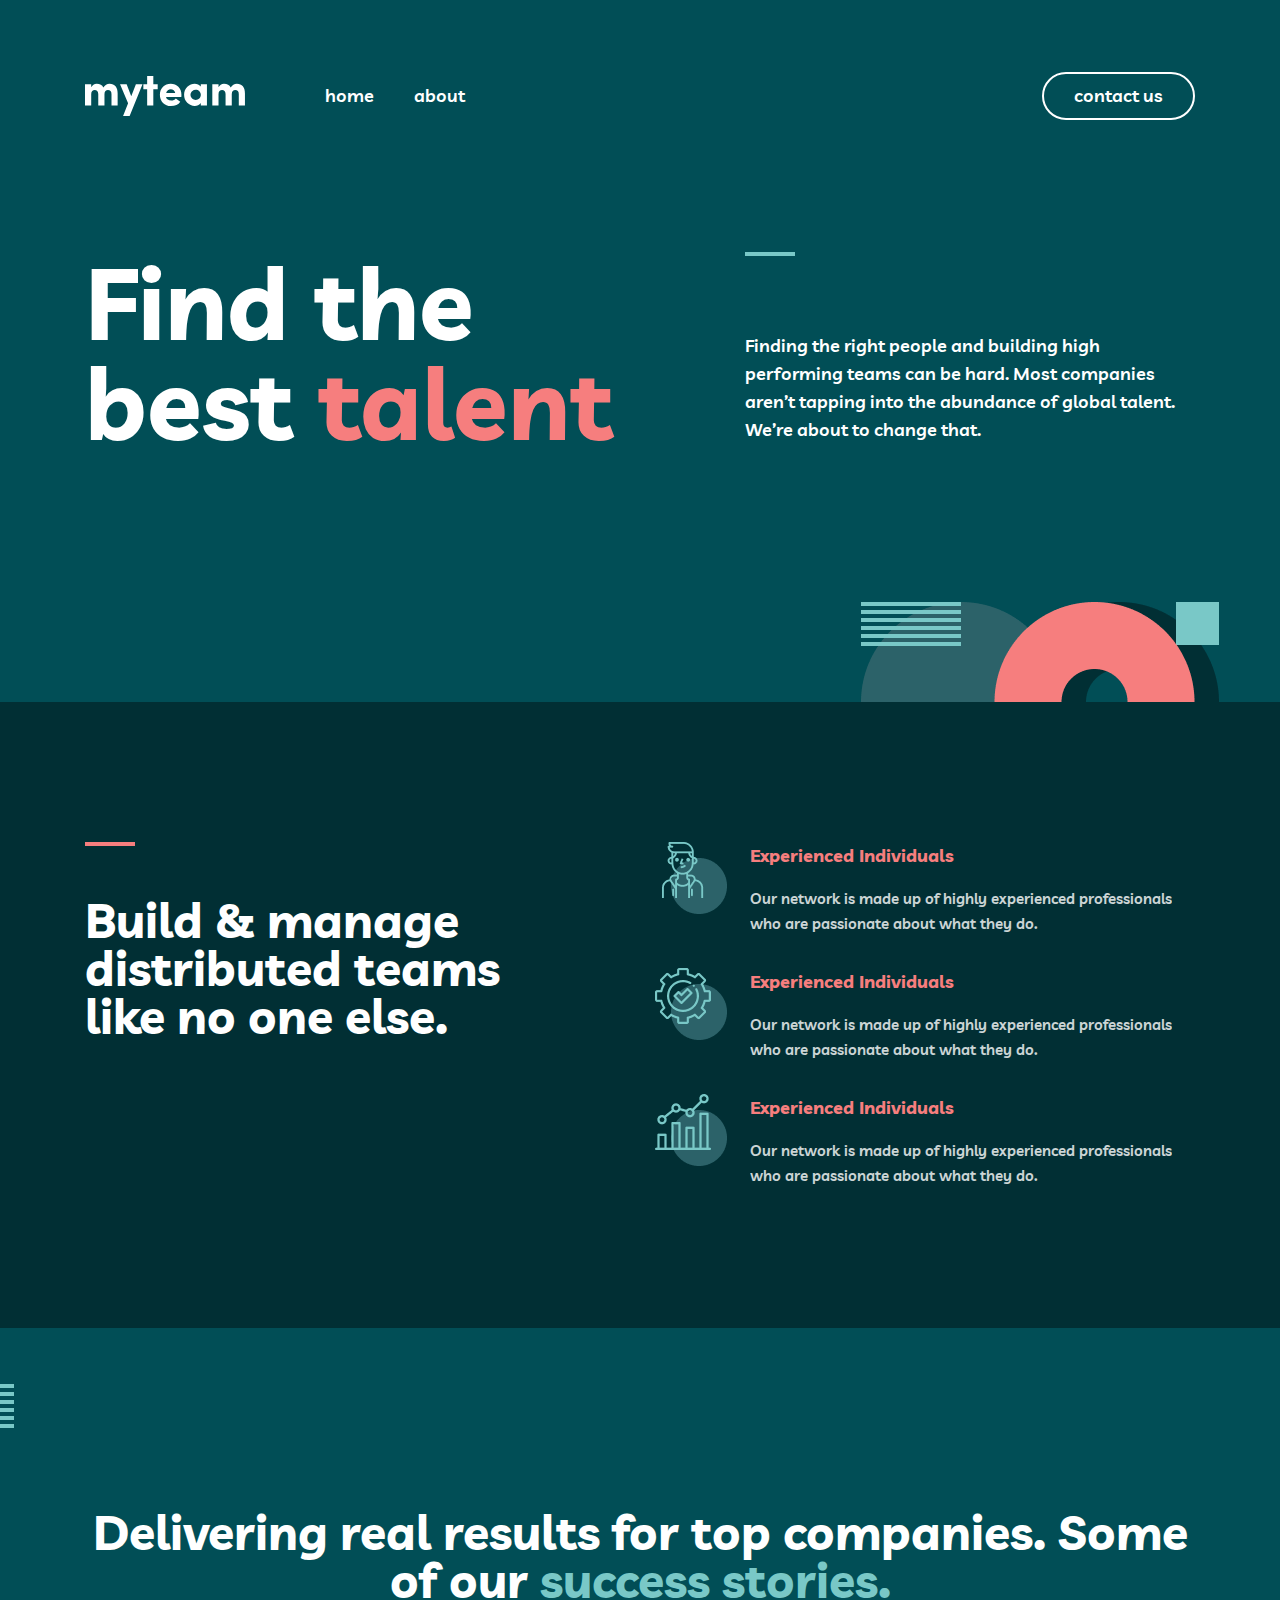
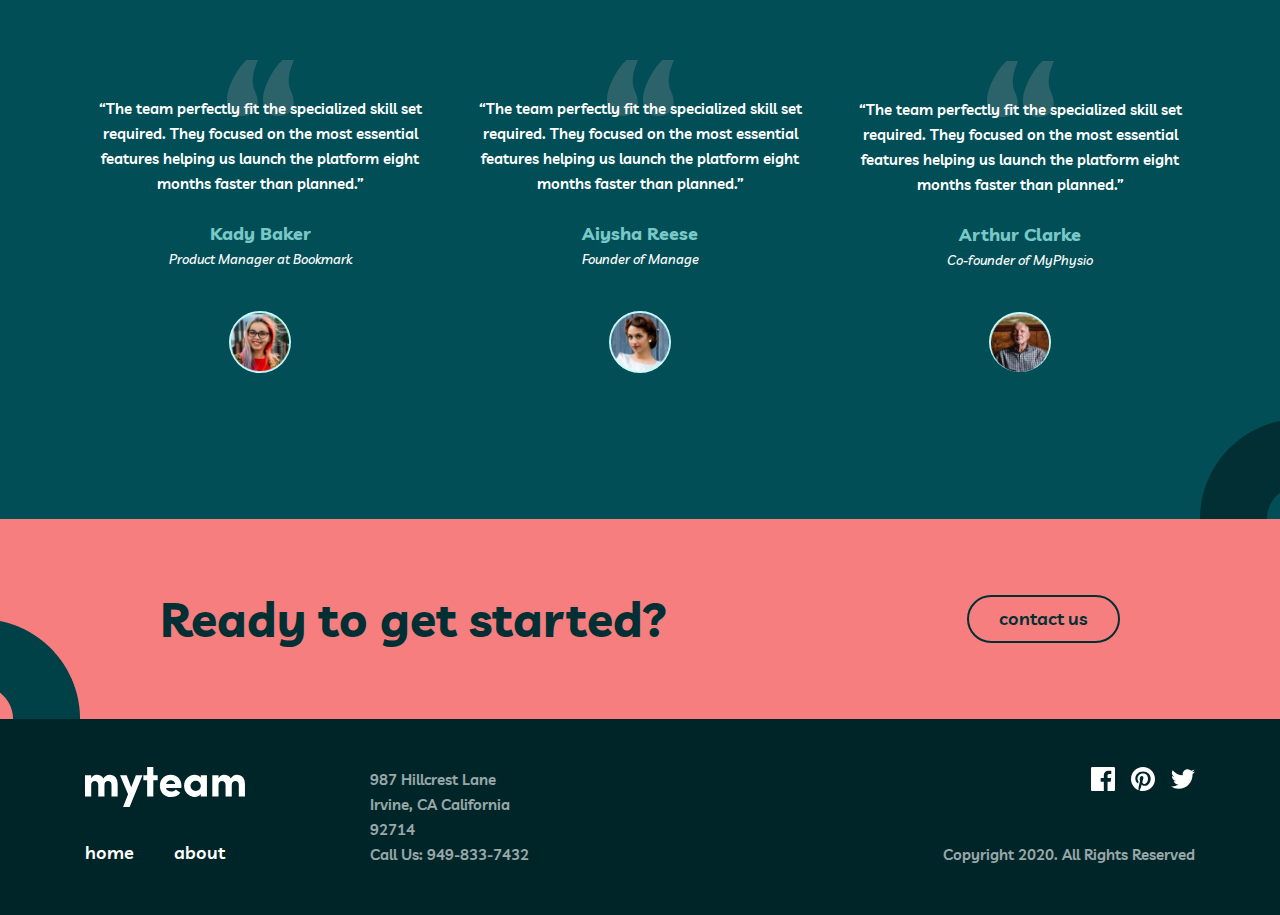
<file: index.html>
<!DOCTYPE html>
<html lang="en">

<head>
  <meta charset="UTF-8">
  <meta name="viewport" content="width=device-width, initial-scale=1.0">
  <title>Document</title>
  <link href="https://fonts.googleapis.com/css2?family=Livvic:wght@500;600;700&display=swap" rel="stylesheet">
  <link rel="stylesheet" href="./css/styles.css">
</head>

<body>
  <!-- HEADER -->
  <header class="header">
    <div class="container header__container">
      <a class="header__logo logo" href="index.html">
        <img class="logo__img" src="./img/logo.svg" alt="myteam logo" width="160" height="40">
      </a>
      <div class="header__nav nav">
        <nav class="nav__inner">
          <ul class="nav__list">
            <li class="nav__item">
              <a class="nav__link" href="#">home</a>
            </li>
            <li class="nav__item">
              <a class="nav__link" href="about.html">about</a>
            </li>
          </ul>
          <a class="nav__contact btn btn--light" href="contact.html">contact us</a>
        </nav>
      </div>
      <button class="header__toggler toggler-btn" type="button" aria-label="toggle menu button">
      </button>
    </div>
  </header>

  <main class="main">

    <!-- INTRO -->
    <section class="intro">
      <div class="container intro__container">
        <h1 class="intro__header">Find the best
          <span class="intro__header-span">talent</span></h1>
        <p class="intro__desc">Finding the right people and building high performing teams can be hard. Most companies
          aren’t tapping into the abundance of global talent. We’re about to change that.</p>
      </div>
    </section>

    <!-- FEATURES -->
    <section class="features">
      <div class="container features__container">
        <h2 class="features__header">Build & manage distributed teams like no one else.</h2>
        <ul class="features__list">
          <li class="features__item feature feature--man">
            <div class="feature__info">
              <h2 class="feature__header">Experienced Individuals</h2>
              <p class="feature__desc">Our network is made up of highly experienced professionals who are passionate
                about
                what they do.</p>
            </div>
          </li>
          <li class="features__item feature feature--easy">
            <div class="feature__info">
              <h2 class="feature__header">Experienced Individuals</h2>
              <p class="feature__desc">Our network is made up of highly experienced professionals who are passionate
                about
                what they do.</p>
            </div>
          </li>
          <li class="features__item feature feature--diagram">
            <div class="feature__info">
              <h2 class="feature__header">Experienced Individuals</h2>
              <p class="feature__desc">Our network is made up of highly experienced professionals who are passionate
                about
                what they do.</p>
            </div>
          </li>
        </ul>
      </div>
    </section>

    <!-- REVIEWS -->
    <section class="reviews">
      <div class="container reviews__container">
        <h2 class="reviews__header">
          Delivering real results for top companies. Some of our
          <span class="reviews__header-span">success stories.</span>
        </h2>
        <ul class="reviews__list">
          <li class="reviews__item">
            <p class="reviews__desc"> “The team perfectly fit the specialized skill set required. They focused on the
              most
              essential features helping us launch the platform eight months faster than planned.”</p>
            <div class="reviews__user">
              <p class="reviews__user-name">Kady Baker</p>
              <p class="reviews__user-job">Product Manager at Bookmark</p>
              <img class="reviews__user-img" src="./img/qizil.jpg" alt="Qizil koylakli xonim" width="62" height="62"
                srcset="./img/qizil.jpg 1x, ./img/qizil@2x.jpg 2x">
            </div>
          </li>
          <li class="reviews__item">
            <p class="reviews__desc"> “The team perfectly fit the specialized skill set required. They focused on the
              most
              essential features helping us launch the platform eight months faster than planned.”</p>
            <div class="reviews__user">
              <p class="reviews__user-name">Aiysha Reese</p>
              <p class="reviews__user-job">Founder of Manage</p>
              <img class="reviews__user-img" src="./img/qiz-oq.jpg" alt="qiz oq koylakli" width="62" height="62"
                srcset="./img/qiz-oq.jpg 1x, ./img/qiz-oq@2x.jpg 2x">
            </div>
          </li>
          <li class="reviews__item">
            <p class="reviews__desc"> “The team perfectly fit the specialized skill set required. They focused on the
              most
              essential features helping us launch the platform eight months faster than planned.”</p>
            <div class="reviews__user">
              <p class="reviews__user-name">Arthur Clarke</p>
              <p class="reviews__user-job">Co-founder of MyPhysio</p>
              <img class="reviews__user-img" src="./img/bobo.jpg" alt="bobo" width="62" height="62"
                srcset="./img/bobo.jpg 1x, ./img/bobo@2x.jpg 2x">
            </div>
          </li>
        </ul>
      </div>
    </section>
    <!-- START -->
    <section class="start">
      <div class="container start__container">
        <h1 class="start__header">Ready to get started?</h1>
        <a href="#" class="btn btn--dark">contact us</a>
      </div>
    </section>
  </main>
  <footer class="footer">
    <div class="container footer__container">
      <div class="footer__about">
        <nav class="footer__nav">
          <a class="footer__logo logo" href="index.html">
            <img class="logo__img" src="./img/logo.svg" alt="myteam logo" width="160" height="40">
          </a>
          <ul class="footer__nav-list">
            <li class="footer__nav-item">
              <a class="footer__nav-link" href="#">home</a>
            </li>
            <li class="footer__nav-item">
              <a class="footer__nav-link" href="#">about</a>
            </li>
          </ul>
        </nav>
        <div class="footer__center">
          <address class="footer__address">987 Hillcrest Lane Irvine, CA California 92714</address>
          <p class="footer__tel">Call Us:
            <a class="phone-link" href="tel:+9498337432">949-833-7432
            </a>
          </p>
        </div>
      </div>
      <div class="footer__connect">
        <ul class="footer__socials-list">
          <li class="footer__socials-item ">
            <a class="footer__socials-link" href="#">
              <svg width="24" height="24" viewBox="0 0 24 24" fill="none" xmlns="http://www.w3.org/2000/svg">
                <path class="path"
                  d="M22.675 0H1.325C.593 0 0 .593 0 1.325v21.351C0 23.407.593 24 1.325 24H12.82v-9.294H9.692v-3.622h3.128V8.413c0-3.1 1.893-4.788 4.659-4.788 1.325 0 2.463.099 2.795.143v3.24l-1.918.001c-1.504 0-1.795.715-1.795 1.763v2.313h3.587l-.467 3.622h-3.12V24h6.116c.73 0 1.323-.593 1.323-1.325V1.325C24 .593 23.407 0 22.675 0z"
                  fill="#fff" />
              </svg>
            </a>
          </li>
          <li class="footer__socials-item ">
            <a class="footer__socials-link" href="#">
              <svg width="24" height="24" viewBox="0 0 24 24" fill="none" xmlns="http://www.w3.org/2000/svg">
                <path class="path"
                  d="M12 0C5.373 0 0 5.372 0 12c0 5.084 3.163 9.426 7.627 11.174-.105-.949-.2-2.405.042-3.441.218-.937 1.407-5.965 1.407-5.965s-.359-.719-.359-1.782c0-1.668.967-2.914 2.171-2.914 1.023 0 1.518.769 1.518 1.69 0 1.029-.655 2.568-.994 3.995-.283 1.194.599 2.169 1.777 2.169 2.133 0 3.772-2.249 3.772-5.495 0-2.873-2.064-4.882-5.012-4.882-3.414 0-5.418 2.561-5.418 5.207 0 1.031.397 2.138.893 2.738a.36.36 0 01.083.345l-.333 1.36c-.053.22-.174.267-.402.161-1.499-.698-2.436-2.889-2.436-4.649 0-3.785 2.75-7.262 7.929-7.262 4.163 0 7.398 2.967 7.398 6.931 0 4.136-2.607 7.464-6.227 7.464-1.216 0-2.359-.631-2.75-1.378l-.748 2.853c-.271 1.043-1.002 2.35-1.492 3.146C9.57 23.812 10.763 24 12 24c6.627 0 12-5.373 12-12 0-6.628-5.373-12-12-12z"
                  fill="#fff" />
              </svg>
            </a>
          </li>
          <li class="footer__socials-item ">
            <a class="footer__socials-link" href="#">
              <svg width="24" height="20" viewBox="0 0 24 20" fill="none" xmlns="http://www.w3.org/2000/svg">
                <path class="path"
                  d="M24 2.557a9.83 9.83 0 01-2.828.775A4.932 4.932 0 0023.337.608a9.864 9.864 0 01-3.127 1.195A4.916 4.916 0 0016.616.248c-3.179 0-5.515 2.966-4.797 6.045A13.978 13.978 0 011.671 1.149a4.93 4.93 0 001.523 6.574 4.903 4.903 0 01-2.229-.616c-.054 2.281 1.581 4.415 3.949 4.89a4.935 4.935 0 01-2.224.084 4.928 4.928 0 004.6 3.419A9.9 9.9 0 010 17.54a13.94 13.94 0 007.548 2.212c9.142 0 14.307-7.721 13.995-14.646A10.025 10.025 0 0024 2.557z"
                  fill="#fff" />
              </svg>
            </a>
          </li>
        </ul>
        <p class="copy">Copyright 2020. All Rights Reserved</p>
      </div>
    </div>
  </footer>

  <script>
    var header = document.querySelector('.header');
    var btn = document.querySelector('.toggler-btn');
    btn.addEventListener('click', () => {
      header.classList.toggle('header--open');
    });
  </script>
</body>

</html>
</file>
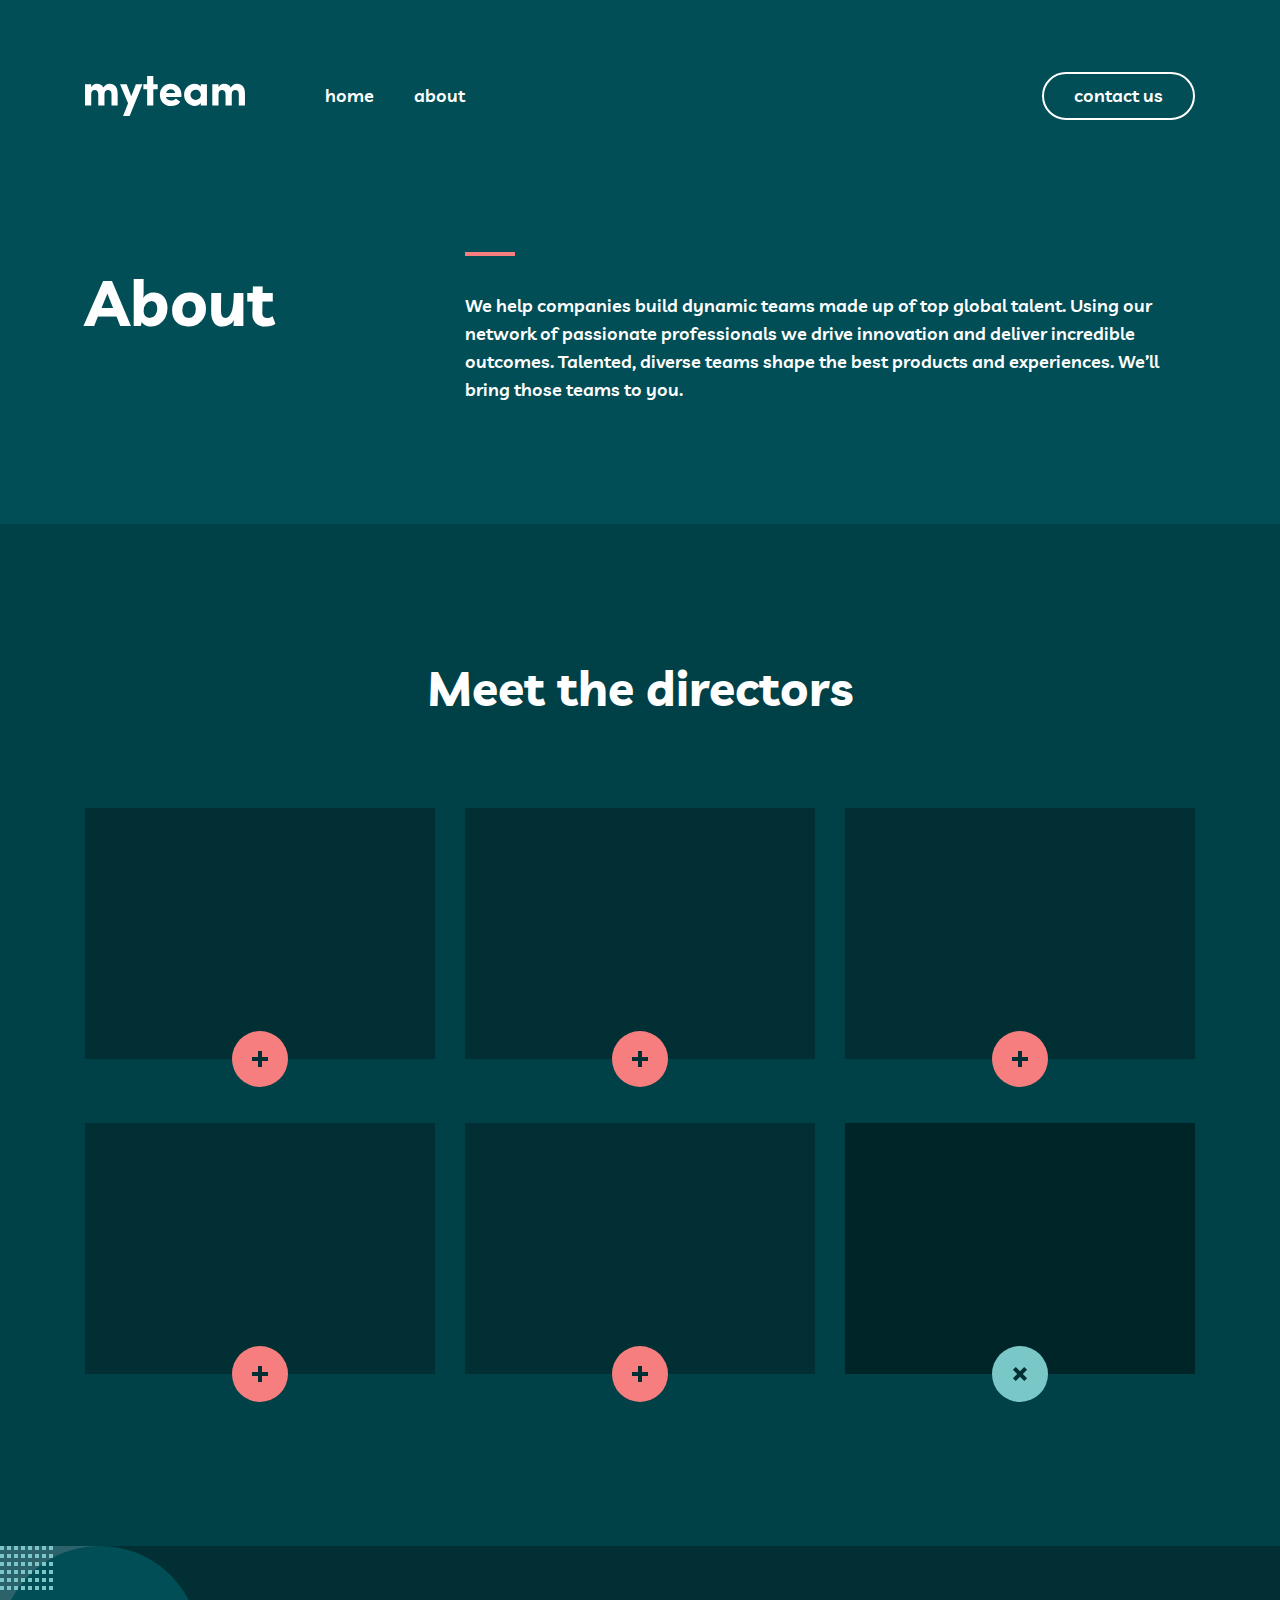
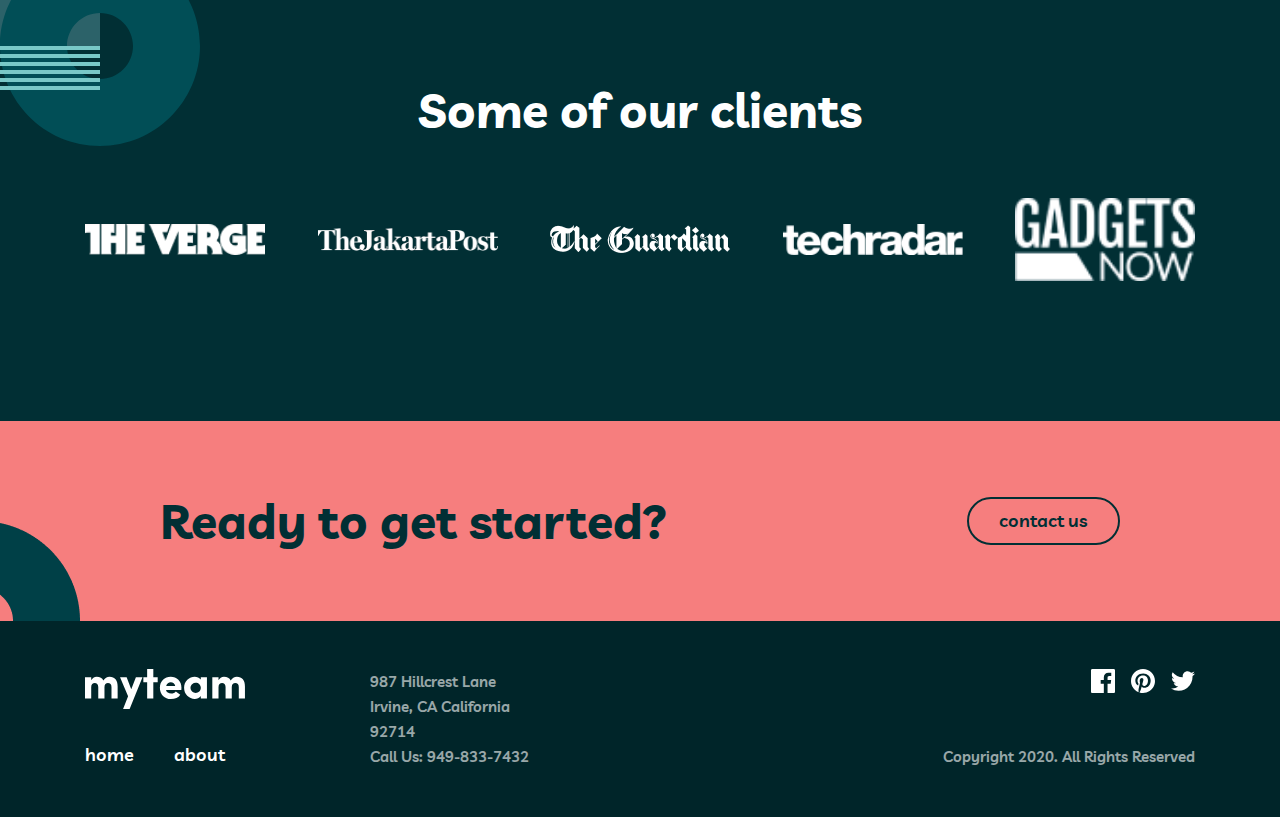
<file: about.html>
<!DOCTYPE html>
<html lang="en">

<head>
  <meta charset="UTF-8">
  <meta name="viewport" content="width=device-width, initial-scale=1.0">
  <title>Document</title>
  <link href="https://fonts.googleapis.com/css2?family=Livvic:wght@500;600;700&display=swap" rel="stylesheet">
  <link rel="stylesheet" href="./css/styles.css">
</head>

<body class="about">
  <!-- HEADER -->
  <header class="header">
    <div class="container header__container">
      <a class="header__logo logo" href="index.html">
        <img class="logo__img" src="./img/logo.svg" alt="myteam logo" width="160" height="40">
      </a>
      <div class="header__nav nav">
        <nav class="nav__inner">
          <ul class="nav__list">
            <li class="nav__item">
              <a class="nav__link" href="index.html">home</a>
            </li>
            <li class="nav__item">
              <a class="nav__link" href="#">about</a>
            </li>
          </ul>
          <a class="nav__contact btn btn--light" href="contact.html">contact us</a>
        </nav>
      </div>
      <button class="header__toggler toggler-btn" type="button" aria-label="toggle menu button">
      </button>
    </div>
  </header>

  <main class="main">

    <!-- INTRO -->
    <section class="about-intro">
      <div class="container about-intro__container">
        <h1 class="about-intro__header">About</h1>
        <p class="about-intro__desc">We help companies build dynamic teams made up of top global talent. Using our
          network of passionate professionals we drive innovation and deliver incredible outcomes. Talented, diverse
          teams shape the best products and experiences. We’ll bring those teams to you.</p>
      </div>
    </section>


    <!-- DIRECTORS -->
    <section class="directors">
      <div class="container">
        <h2 class="directors__header">Meet the directors</h2>
        <ul class="directors__list">
          <li class="directors__item">
            <div class="directors__item-user">
              <img class="directors__item-img" src="./img/qiz-oval.jpg" alt="qiz rasm" width="96" height="96"
                srcset="./img/qiz-oval.jpg 1x,./img/qiz-oval@2x.jpg 2x">
              <p class="directors__item-name">Nikita Marks</p>
              <p class="directors__item-job">Founder & CEO</p>
            </div>
            <div class="directors__item-details">
              <p class="directors__item-name">Nikita Marks</p>
              <p class="directors__item-desc">“Empowered teams create truly amazing products. Set the north star and
                let them follow it.”</p>
              <div class="directors__item-socials">
                <a href="#" target="_blank" class="directors__item-socials-link">
                  <svg width="24" height="24" viewBox="0 0 24 24" fill="none" xmlns="http://www.w3.org/2000/svg">
                    <path class="path"
                      d="M22.675 0H1.325C.593 0 0 .593 0 1.325v21.351C0 23.407.593 24 1.325 24H12.82v-9.294H9.692v-3.622h3.128V8.413c0-3.1 1.893-4.788 4.659-4.788 1.325 0 2.463.099 2.795.143v3.24l-1.918.001c-1.504 0-1.795.715-1.795 1.763v2.313h3.587l-.467 3.622h-3.12V24h6.116c.73 0 1.323-.593 1.323-1.325V1.325C24 .593 23.407 0 22.675 0z"
                      fill="#fff" />
                  </svg>
                </a>
                <a href="#" target="_blank" class="directors__item-socials-link">
                  <svg width="24" height="24" viewBox="0 0 24 24" fill="none" xmlns="http://www.w3.org/2000/svg">
                    <path class="path"
                      d="M12 0C5.373 0 0 5.372 0 12c0 5.084 3.163 9.426 7.627 11.174-.105-.949-.2-2.405.042-3.441.218-.937 1.407-5.965 1.407-5.965s-.359-.719-.359-1.782c0-1.668.967-2.914 2.171-2.914 1.023 0 1.518.769 1.518 1.69 0 1.029-.655 2.568-.994 3.995-.283 1.194.599 2.169 1.777 2.169 2.133 0 3.772-2.249 3.772-5.495 0-2.873-2.064-4.882-5.012-4.882-3.414 0-5.418 2.561-5.418 5.207 0 1.031.397 2.138.893 2.738a.36.36 0 01.083.345l-.333 1.36c-.053.22-.174.267-.402.161-1.499-.698-2.436-2.889-2.436-4.649 0-3.785 2.75-7.262 7.929-7.262 4.163 0 7.398 2.967 7.398 6.931 0 4.136-2.607 7.464-6.227 7.464-1.216 0-2.359-.631-2.75-1.378l-.748 2.853c-.271 1.043-1.002 2.35-1.492 3.146C9.57 23.812 10.763 24 12 24c6.627 0 12-5.373 12-12 0-6.628-5.373-12-12-12z"
                      fill="#fff" />
                  </svg>
                </a>
              </div>
            </div>
            <button class="more-btn" type="button" aria-label="more button"></button>
          </li>
          <li class="directors__item">
            <div class="directors__item-user">
              <img class="directors__item-img" src="./img/achki-oval.jpg" alt="qiz rasm" width="96" height="96"
                srcset="./img/achki-oval.jpg 1x,./img/achki-oval@2x.jpg 2x">
              <p class="directors__item-name">Cristian Duncan</p>
              <p class="directors__item-job">Co-founder & COO</p>
            </div>
            <div class="directors__item-details">
              <p class="directors__item-name">Cristian Duncan</p>
              <p class="directors__item-desc">“Empowered teams create truly amazing products. Set the north star and
                let them follow it.”</p>
              <div class="directors__item-socials">
                <a href="#" target="_blank" class="directors__item-socials-link">
                  <svg width="24" height="24" viewBox="0 0 24 24" fill="none" xmlns="http://www.w3.org/2000/svg">
                    <path class="path"
                      d="M22.675 0H1.325C.593 0 0 .593 0 1.325v21.351C0 23.407.593 24 1.325 24H12.82v-9.294H9.692v-3.622h3.128V8.413c0-3.1 1.893-4.788 4.659-4.788 1.325 0 2.463.099 2.795.143v3.24l-1.918.001c-1.504 0-1.795.715-1.795 1.763v2.313h3.587l-.467 3.622h-3.12V24h6.116c.73 0 1.323-.593 1.323-1.325V1.325C24 .593 23.407 0 22.675 0z"
                      fill="#fff" />
                  </svg>
                </a>
                <a href="#" target="_blank" class="directors__item-socials-link">
                  <svg width="24" height="24" viewBox="0 0 24 24" fill="none" xmlns="http://www.w3.org/2000/svg">
                    <path class="path"
                      d="M12 0C5.373 0 0 5.372 0 12c0 5.084 3.163 9.426 7.627 11.174-.105-.949-.2-2.405.042-3.441.218-.937 1.407-5.965 1.407-5.965s-.359-.719-.359-1.782c0-1.668.967-2.914 2.171-2.914 1.023 0 1.518.769 1.518 1.69 0 1.029-.655 2.568-.994 3.995-.283 1.194.599 2.169 1.777 2.169 2.133 0 3.772-2.249 3.772-5.495 0-2.873-2.064-4.882-5.012-4.882-3.414 0-5.418 2.561-5.418 5.207 0 1.031.397 2.138.893 2.738a.36.36 0 01.083.345l-.333 1.36c-.053.22-.174.267-.402.161-1.499-.698-2.436-2.889-2.436-4.649 0-3.785 2.75-7.262 7.929-7.262 4.163 0 7.398 2.967 7.398 6.931 0 4.136-2.607 7.464-6.227 7.464-1.216 0-2.359-.631-2.75-1.378l-.748 2.853c-.271 1.043-1.002 2.35-1.492 3.146C9.57 23.812 10.763 24 12 24c6.627 0 12-5.373 12-12 0-6.628-5.373-12-12-12z"
                      fill="#fff" />
                  </svg>
                </a>
              </div>
            </div>
            <button class="more-btn" type="button" aria-label="more button"></button>
          </li>
          <li class="directors__item">
            <div class="directors__item-user">
              <img class="directors__item-img" src="./img/qora-oval.jpg" alt="qiz rasm" width="96" height="96"
                srcset="./img/qora-oval.jpg 1x,./img/qora-oval@2x.jpg 2x">
              <p class="directors__item-name">Cruz Hamer</p>
              <p class="directors__item-job">Co-founder & CTO</p>
            </div>
            <div class="directors__item-details">
              <p class="directors__item-name">Cruz Hamer</p>
              <p class="directors__item-desc">“Empowered teams create truly amazing products. Set the north star and
                let them follow it.”</p>
              <div class="directors__item-socials">
                <a href="#" target="_blank" class="directors__item-socials-link">
                  <svg width="24" height="24" viewBox="0 0 24 24" fill="none" xmlns="http://www.w3.org/2000/svg">
                    <path class="path"
                      d="M22.675 0H1.325C.593 0 0 .593 0 1.325v21.351C0 23.407.593 24 1.325 24H12.82v-9.294H9.692v-3.622h3.128V8.413c0-3.1 1.893-4.788 4.659-4.788 1.325 0 2.463.099 2.795.143v3.24l-1.918.001c-1.504 0-1.795.715-1.795 1.763v2.313h3.587l-.467 3.622h-3.12V24h6.116c.73 0 1.323-.593 1.323-1.325V1.325C24 .593 23.407 0 22.675 0z"
                      fill="#fff" />
                  </svg>
                </a>
                <a href="#" target="_blank" class="directors__item-socials-link">
                  <svg width="24" height="24" viewBox="0 0 24 24" fill="none" xmlns="http://www.w3.org/2000/svg">
                    <path class="path"
                      d="M12 0C5.373 0 0 5.372 0 12c0 5.084 3.163 9.426 7.627 11.174-.105-.949-.2-2.405.042-3.441.218-.937 1.407-5.965 1.407-5.965s-.359-.719-.359-1.782c0-1.668.967-2.914 2.171-2.914 1.023 0 1.518.769 1.518 1.69 0 1.029-.655 2.568-.994 3.995-.283 1.194.599 2.169 1.777 2.169 2.133 0 3.772-2.249 3.772-5.495 0-2.873-2.064-4.882-5.012-4.882-3.414 0-5.418 2.561-5.418 5.207 0 1.031.397 2.138.893 2.738a.36.36 0 01.083.345l-.333 1.36c-.053.22-.174.267-.402.161-1.499-.698-2.436-2.889-2.436-4.649 0-3.785 2.75-7.262 7.929-7.262 4.163 0 7.398 2.967 7.398 6.931 0 4.136-2.607 7.464-6.227 7.464-1.216 0-2.359-.631-2.75-1.378l-.748 2.853c-.271 1.043-1.002 2.35-1.492 3.146C9.57 23.812 10.763 24 12 24c6.627 0 12-5.373 12-12 0-6.628-5.373-12-12-12z"
                      fill="#fff" />
                  </svg>
                </a>
              </div>
            </div>
            <button class="more-btn" type="button" aria-label="more button"></button>
          </li>
          <li class="directors__item">
            <div class="directors__item-user">
              <img class="directors__item-img" src="./img/bog-oval.jpg" alt="qiz rasm" width="96" height="96"
                srcset="./img/bog-oval.jpg 1x,./img/bog-oval@2x.jpg 2x">
              <p class="directors__item-name">Drake Heatons</p>
              <p class="directors__item-job">Business Development Lead</p>
            </div>
            <div class="directors__item-details">
              <p class="directors__item-name">Drake Heatons</p>
              <p class="directors__item-desc">“Empowered teams create truly amazing products. Set the north star and
                let them follow it.”</p>
              <div class="directors__item-socials">
                <a href="#" target="_blank" class="directors__item-socials-link">
                  <svg width="24" height="24" viewBox="0 0 24 24" fill="none" xmlns="http://www.w3.org/2000/svg">
                    <path class="path"
                      d="M22.675 0H1.325C.593 0 0 .593 0 1.325v21.351C0 23.407.593 24 1.325 24H12.82v-9.294H9.692v-3.622h3.128V8.413c0-3.1 1.893-4.788 4.659-4.788 1.325 0 2.463.099 2.795.143v3.24l-1.918.001c-1.504 0-1.795.715-1.795 1.763v2.313h3.587l-.467 3.622h-3.12V24h6.116c.73 0 1.323-.593 1.323-1.325V1.325C24 .593 23.407 0 22.675 0z"
                      fill="#fff" />
                  </svg>
                </a>
                <a href="#" target="_blank" class="directors__item-socials-link">
                  <svg width="24" height="24" viewBox="0 0 24 24" fill="none" xmlns="http://www.w3.org/2000/svg">
                    <path class="path"
                      d="M12 0C5.373 0 0 5.372 0 12c0 5.084 3.163 9.426 7.627 11.174-.105-.949-.2-2.405.042-3.441.218-.937 1.407-5.965 1.407-5.965s-.359-.719-.359-1.782c0-1.668.967-2.914 2.171-2.914 1.023 0 1.518.769 1.518 1.69 0 1.029-.655 2.568-.994 3.995-.283 1.194.599 2.169 1.777 2.169 2.133 0 3.772-2.249 3.772-5.495 0-2.873-2.064-4.882-5.012-4.882-3.414 0-5.418 2.561-5.418 5.207 0 1.031.397 2.138.893 2.738a.36.36 0 01.083.345l-.333 1.36c-.053.22-.174.267-.402.161-1.499-.698-2.436-2.889-2.436-4.649 0-3.785 2.75-7.262 7.929-7.262 4.163 0 7.398 2.967 7.398 6.931 0 4.136-2.607 7.464-6.227 7.464-1.216 0-2.359-.631-2.75-1.378l-.748 2.853c-.271 1.043-1.002 2.35-1.492 3.146C9.57 23.812 10.763 24 12 24c6.627 0 12-5.373 12-12 0-6.628-5.373-12-12-12z"
                      fill="#fff" />
                  </svg>
                </a>
              </div>
            </div class="more-btn" type="button" aria-label="more button">
            <button class="more-btn" type="button" aria-label="more button"></button>
          </li>
          <li class="directors__item">
            <div class="directors__item-user">
              <img class="directors__item-img" src="./img/oddiy-achki.jpg" alt="qiz rasm" width="96" height="96"
                srcset="./img/oddiy-achki.jpg 1x,./img/oddiy-achki@2x.jpg 2x">
              <p class="directors__item-name">Griffin Wise</p>
              <p class="directors__item-job">Lead Marketing</p>
            </div>
            <div class="directors__item-details">
              <p class="directors__item-name">Griffin Wise</p>
              <p class="directors__item-desc">“Empowered teams create truly amazing products. Set the north star and
                let them follow it.”</p>
              <div class="directors__item-socials">
                <a href="#" target="_blank" class="directors__item-socials-link">
                  <svg width="24" height="24" viewBox="0 0 24 24" fill="none" xmlns="http://www.w3.org/2000/svg">
                    <path class="path"
                      d="M22.675 0H1.325C.593 0 0 .593 0 1.325v21.351C0 23.407.593 24 1.325 24H12.82v-9.294H9.692v-3.622h3.128V8.413c0-3.1 1.893-4.788 4.659-4.788 1.325 0 2.463.099 2.795.143v3.24l-1.918.001c-1.504 0-1.795.715-1.795 1.763v2.313h3.587l-.467 3.622h-3.12V24h6.116c.73 0 1.323-.593 1.323-1.325V1.325C24 .593 23.407 0 22.675 0z"
                      fill="#fff" />
                  </svg>
                </a>
                <a href="#" target="_blank" class="directors__item-socials-link">
                  <svg width="24" height="24" viewBox="0 0 24 24" fill="none" xmlns="http://www.w3.org/2000/svg">
                    <path class="path"
                      d="M12 0C5.373 0 0 5.372 0 12c0 5.084 3.163 9.426 7.627 11.174-.105-.949-.2-2.405.042-3.441.218-.937 1.407-5.965 1.407-5.965s-.359-.719-.359-1.782c0-1.668.967-2.914 2.171-2.914 1.023 0 1.518.769 1.518 1.69 0 1.029-.655 2.568-.994 3.995-.283 1.194.599 2.169 1.777 2.169 2.133 0 3.772-2.249 3.772-5.495 0-2.873-2.064-4.882-5.012-4.882-3.414 0-5.418 2.561-5.418 5.207 0 1.031.397 2.138.893 2.738a.36.36 0 01.083.345l-.333 1.36c-.053.22-.174.267-.402.161-1.499-.698-2.436-2.889-2.436-4.649 0-3.785 2.75-7.262 7.929-7.262 4.163 0 7.398 2.967 7.398 6.931 0 4.136-2.607 7.464-6.227 7.464-1.216 0-2.359-.631-2.75-1.378l-.748 2.853c-.271 1.043-1.002 2.35-1.492 3.146C9.57 23.812 10.763 24 12 24c6.627 0 12-5.373 12-12 0-6.628-5.373-12-12-12z"
                      fill="#fff" />
                  </svg>
                </a>
              </div>
            </div class="more-btn" type="button" aria-label="more button">
            <button class="more-btn" type="button" aria-label="more button"></button>
          </li>
          <li class="directors__item directors__item--open">
            <div class="directors__item-user">
              <img class="directors__item-img" src="./img/qiz-oval.jpg" alt="qiz rasm" width="96" height="96"
                srcset="./img/qiz-oval.jpg 1x,./img/qiz-oval@2x.jpg 2x">
              <p class="directors__item-name">Nikita Marks</p>
              <p class="directors__item-job">Founder & CEO</p>
            </div>
            <div class="directors__item-details">
              <p class="directors__item-name">Nikita Marks</p>
              <p class="directors__item-desc">“Empowered teams create truly amazing products. Set the north star and
                let them follow it.”</p>
              <div class="directors__item-socials">
                <a href="#" target="_blank" class="directors__item-socials-link">
                  <svg width="24" height="24" viewBox="0 0 24 24" fill="none" xmlns="http://www.w3.org/2000/svg">
                    <path class="path"
                      d="M22.675 0H1.325C.593 0 0 .593 0 1.325v21.351C0 23.407.593 24 1.325 24H12.82v-9.294H9.692v-3.622h3.128V8.413c0-3.1 1.893-4.788 4.659-4.788 1.325 0 2.463.099 2.795.143v3.24l-1.918.001c-1.504 0-1.795.715-1.795 1.763v2.313h3.587l-.467 3.622h-3.12V24h6.116c.73 0 1.323-.593 1.323-1.325V1.325C24 .593 23.407 0 22.675 0z"
                      fill="#fff" />
                  </svg>
                </a>
                <a href="#" target="_blank" class="directors__item-socials-link">
                  <svg width="24" height="24" viewBox="0 0 24 24" fill="none" xmlns="http://www.w3.org/2000/svg">
                    <path class="path"
                      d="M12 0C5.373 0 0 5.372 0 12c0 5.084 3.163 9.426 7.627 11.174-.105-.949-.2-2.405.042-3.441.218-.937 1.407-5.965 1.407-5.965s-.359-.719-.359-1.782c0-1.668.967-2.914 2.171-2.914 1.023 0 1.518.769 1.518 1.69 0 1.029-.655 2.568-.994 3.995-.283 1.194.599 2.169 1.777 2.169 2.133 0 3.772-2.249 3.772-5.495 0-2.873-2.064-4.882-5.012-4.882-3.414 0-5.418 2.561-5.418 5.207 0 1.031.397 2.138.893 2.738a.36.36 0 01.083.345l-.333 1.36c-.053.22-.174.267-.402.161-1.499-.698-2.436-2.889-2.436-4.649 0-3.785 2.75-7.262 7.929-7.262 4.163 0 7.398 2.967 7.398 6.931 0 4.136-2.607 7.464-6.227 7.464-1.216 0-2.359-.631-2.75-1.378l-.748 2.853c-.271 1.043-1.002 2.35-1.492 3.146C9.57 23.812 10.763 24 12 24c6.627 0 12-5.373 12-12 0-6.628-5.373-12-12-12z"
                      fill="#fff" />
                  </svg>
                </a>
              </div>
            </div class="more-btn" type="button" aria-label="more button">
            <button class="more-btn" type="button" aria-label="more button"></button>
          </li>
        </ul>
      </div>
    </section>
    <section class="clients">
      <div class="container clients__container">
        <h2 class="clients__header">Some of our clients</h2>
        <ul class="clients__list">
          <li class="clients__item">
            <a href="#" class="clints__link">
              <img class="clients__img" src="./img/verge.png" alt="qiz rasm" width="180" height="50"
                srcset="./img/verge.png 1x, ./img/verge@2x.png 2x">
            </a>
          </li>
          <li class="clients__item">
            <a href="#" class="clints__link">
              <img class="clients__img" src="./img/jakarta.png" alt="jakarta rasm" width="180" height="50"
                srcset="./img/jakarta.png 1x, ./img/jakarta@2x.png 2x">
            </a>
          </li>
          <li class="clients__item">
            <a href="#" class="clints__link">
              <img class="clients__img" src="./img/guardian.png" alt="guardian rasm" width="180" height="50"
                srcset="./img/guardian.png 1x, ./img/guardian@2x.png 2x">
            </a>
          </li>
          <li class="clients__item">
            <a href="#" class="clints__link">
              <img class="clients__img" src="./img/techradar.png" alt="techradar rasm" width="180" height="50"
                srcset="./img/techradar.png 1x, ./img/techradar@2x.png 2x">
            </a>
          </li>
          <li class="clients__item">
            <a href="#" class="clints__link">
              <img class="clients__img" src="./img/gadgets-now.png" alt="gadgets-now rasm" width="180" height="50"
                srcset="./img/gadgets-now.png 1x, ./img/gadgets-now@2x.png 2x">
            </a>
          </li>
        </ul>
      </div>
    </section>
    <!-- START -->
    <section class="start">
      <div class="container start__container">
        <h1 class="start__header">Ready to get started?</h1>
        <a href="#" class="btn btn--dark">contact us</a>
      </div>
    </section>
  </main>
  <footer class="footer">
    <div class="container footer__container">
      <div class="footer__about">
        <nav class="footer__nav">
          <a class="footer__logo logo" href="index.html">
            <img class="logo__img" src="./img/logo.svg" alt="myteam logo" width="160" height="40">
          </a>
          <ul class="footer__nav-list">
            <li class="footer__nav-item">
              <a class="footer__nav-link" href="#">home</a>
            </li>
            <li class="footer__nav-item">
              <a class="footer__nav-link" href="#">about</a>
            </li>
          </ul>
        </nav>
        <div class="footer__center">
          <address class="footer__address">987 Hillcrest Lane Irvine, CA California 92714</address>
          <p class="footer__tel">Call Us:
            <a class="phone-link" href="tel:+9498337432">949-833-7432
            </a>
          </p>
        </div>
      </div>
      <div class="footer__connect">
        <ul class="footer__socials-list">
          <li class="footer__socials-item ">
            <a class="footer__socials-link" href="#">
              <svg width="24" height="24" viewBox="0 0 24 24" fill="none" xmlns="http://www.w3.org/2000/svg">
                <path class="path"
                  d="M22.675 0H1.325C.593 0 0 .593 0 1.325v21.351C0 23.407.593 24 1.325 24H12.82v-9.294H9.692v-3.622h3.128V8.413c0-3.1 1.893-4.788 4.659-4.788 1.325 0 2.463.099 2.795.143v3.24l-1.918.001c-1.504 0-1.795.715-1.795 1.763v2.313h3.587l-.467 3.622h-3.12V24h6.116c.73 0 1.323-.593 1.323-1.325V1.325C24 .593 23.407 0 22.675 0z"
                  fill="#fff" />
              </svg>
            </a>
          </li>
          <li class="footer__socials-item ">
            <a class="footer__socials-link" href="#">
              <svg width="24" height="24" viewBox="0 0 24 24" fill="none" xmlns="http://www.w3.org/2000/svg">
                <path class="path"
                  d="M12 0C5.373 0 0 5.372 0 12c0 5.084 3.163 9.426 7.627 11.174-.105-.949-.2-2.405.042-3.441.218-.937 1.407-5.965 1.407-5.965s-.359-.719-.359-1.782c0-1.668.967-2.914 2.171-2.914 1.023 0 1.518.769 1.518 1.69 0 1.029-.655 2.568-.994 3.995-.283 1.194.599 2.169 1.777 2.169 2.133 0 3.772-2.249 3.772-5.495 0-2.873-2.064-4.882-5.012-4.882-3.414 0-5.418 2.561-5.418 5.207 0 1.031.397 2.138.893 2.738a.36.36 0 01.083.345l-.333 1.36c-.053.22-.174.267-.402.161-1.499-.698-2.436-2.889-2.436-4.649 0-3.785 2.75-7.262 7.929-7.262 4.163 0 7.398 2.967 7.398 6.931 0 4.136-2.607 7.464-6.227 7.464-1.216 0-2.359-.631-2.75-1.378l-.748 2.853c-.271 1.043-1.002 2.35-1.492 3.146C9.57 23.812 10.763 24 12 24c6.627 0 12-5.373 12-12 0-6.628-5.373-12-12-12z"
                  fill="#fff" />
              </svg>
            </a>
          </li>
          <li class="footer__socials-item ">
            <a class="footer__socials-link" href="#">
              <svg width="24" height="20" viewBox="0 0 24 20" fill="none" xmlns="http://www.w3.org/2000/svg">
                <path class="path"
                  d="M24 2.557a9.83 9.83 0 01-2.828.775A4.932 4.932 0 0023.337.608a9.864 9.864 0 01-3.127 1.195A4.916 4.916 0 0016.616.248c-3.179 0-5.515 2.966-4.797 6.045A13.978 13.978 0 011.671 1.149a4.93 4.93 0 001.523 6.574 4.903 4.903 0 01-2.229-.616c-.054 2.281 1.581 4.415 3.949 4.89a4.935 4.935 0 01-2.224.084 4.928 4.928 0 004.6 3.419A9.9 9.9 0 010 17.54a13.94 13.94 0 007.548 2.212c9.142 0 14.307-7.721 13.995-14.646A10.025 10.025 0 0024 2.557z"
                  fill="#fff" />
              </svg>
            </a>
          </li>
        </ul>
        <p class="copy">Copyright 2020. All Rights Reserved</p>
      </div>
    </div>
  </footer>


  <script>
    var header = document.querySelector('.header');
    var btn = document.querySelector('.toggler-btn');
    btn.addEventListener('click', () => {
      header.classList.toggle('header--open');
    });
    const elBtn = document.querySelectorAll(".more-btn") // + buttonni classi
    const elItem = document.querySelectorAll(".directors__item")  // itemni buttonni classi
    elBtn.forEach((b) => {
      b.onclick = () => {
        b.parentElement.classList.toggle("directors__item--open")
      }
    })
  </script>
</body>

</html>
</file>
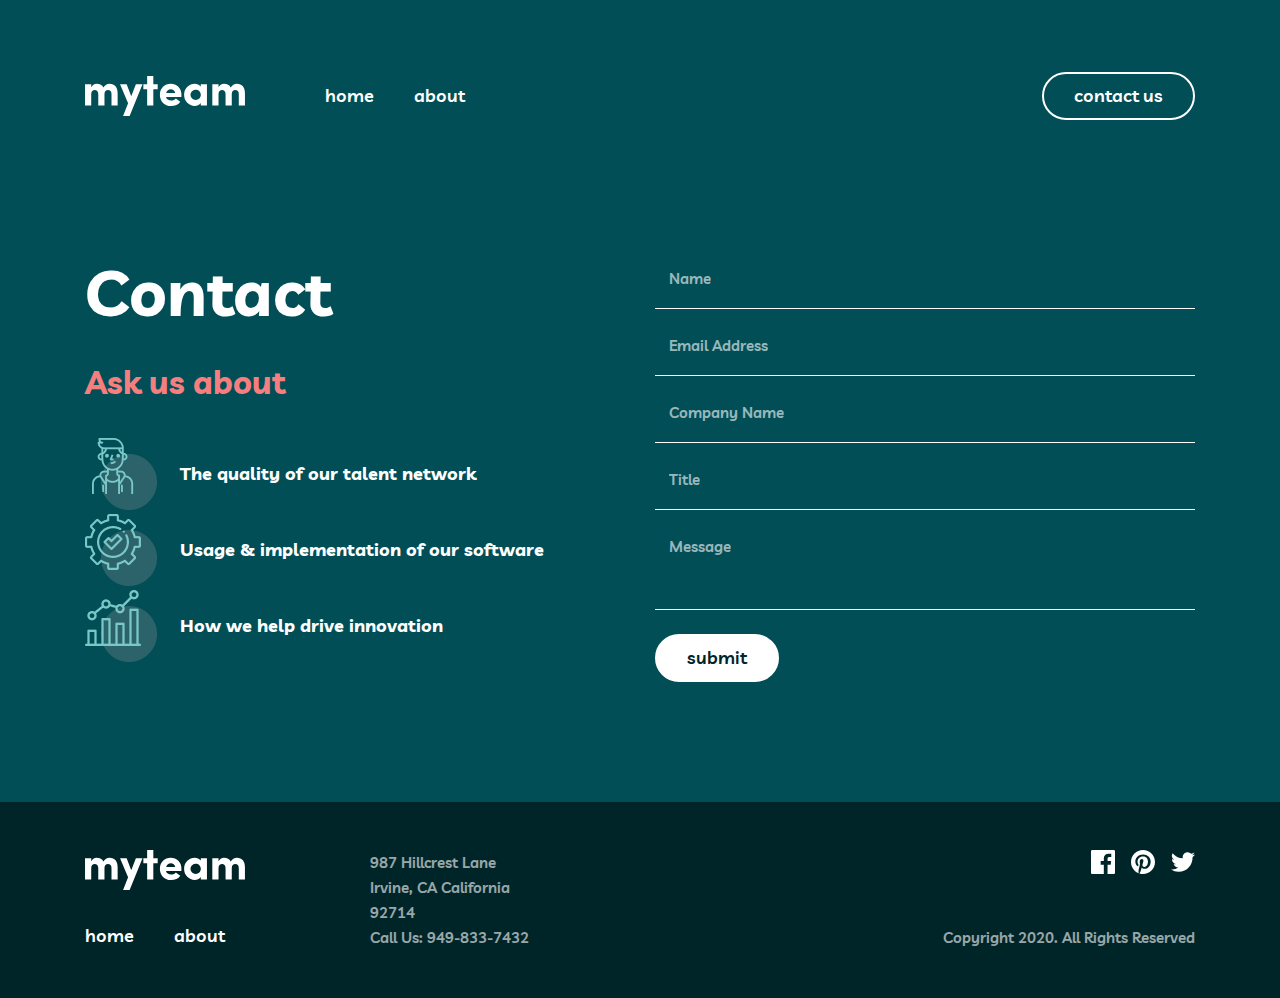
<file: contact.html>
<!DOCTYPE html>
<html lang="en">

<head>
  <meta charset="UTF-8" />
  <meta name="viewport" content="width=device-width, initial-scale=1.0" />
  <title>Document</title>
  <link href="https://fonts.googleapis.com/css2?family=Livvic:wght@500;600;700&display=swap" rel="stylesheet">
  <link rel="stylesheet" href="./css/styles.css" />
</head>


<body>
  <!-- HEADER -->
  <header class="header">
    <div class="container header__container">
      <a class="header__logo logo" href="index.html">
        <img class="logo__img" src="./img/logo.svg" alt="myteam logo" width="160" height="40">
      </a>
      <div class="header__nav nav">
        <nav class="nav__inner">
          <ul class="nav__list">
            <li class="nav__item">
              <a class="nav__link" href="index.html">home</a>
            </li>
            <li class="nav__item">
              <a class="nav__link" href="#">about</a>
            </li>
          </ul>
          <a class="nav__contact btn btn--light" href="#">contact us</a>
        </nav>
      </div>
      <button class="header__toggler toggler-btn" type="button" aria-label="toggle menu button">
      </button>
    </div>
  </header>
  <section class="contact">
    <div class="contact__container container">
      <div class="contact__info">
        <h1 class="contact__header">Contact</h1>
        <h2 class="contact__info-header">Ask us about</h2>
        <ul class="contact__list">
          <li class="contact__item contact__item--man">
            <h3 class="contact__item-header">The quality of our talent network</h3>
          </li>
          <li class="contact__item contact__item--easy">
            <h3 class="contact__item-header">Usage & implementation of our software</h3>
          </li>
          <li class="contact__item contact__item--diagram">
            <h3 class="contact__item-header">How we help drive innovation</h3>
          </li>
        </ul>
      </div>
      <form class="contact__form" action="https://echo.htmlacademy.ru/" method="post">
        <input class="contact__form-input" type="text" name="name" aria-label="name input" placeholder="Name"
          autocomplete="off" required>
        <div class="email">
          <input class="contact__form-input email__input" type="email" name="email" aria-label="email input"
            placeholder="email address" pattern="^([a-z0-9_\.-]+)@([\da-z\.-]+)\.([a-z\.]{2,6})$" required
            autocomplete="off">
          <p class="email__text">This field is required</p>
        </div>
        <input class="contact__form-input" type="text" name="comoany_name" aria-label="comoany name input"
          placeholder="Company Name" autocomplete="off" required>
        <input class="contact__form-input" type="text" name="title" aria-label="title input" placeholder="title"
          autocomplete="off" required>
        <textarea class="contact__form-input textarea" name="message" aria-label="Message input" placeholder="Message"
          minlength="3" autocomplete="off" required></textarea>
        <button class="btn btn--secondary" type="submit">submit</button>
      </form>
    </div>
  </section>
  <footer class="footer">
    <div class="container footer__container">
      <div class="footer__about">
        <nav class="footer__nav">
          <a class="footer__logo logo" href="index.html">
            <img class="logo__img" src="./img/logo.svg" alt="myteam logo" width="160" height="40">
          </a>
          <ul class="footer__nav-list">
            <li class="footer__nav-item">
              <a class="footer__nav-link" href="#">home</a>
            </li>
            <li class="footer__nav-item">
              <a class="footer__nav-link" href="#">about</a>
            </li>
          </ul>
        </nav>
        <div class="footer__center">
          <address class="footer__address">987 Hillcrest Lane Irvine, CA California 92714</address>
          <p class="footer__tel">Call Us:
            <a class="phone-link" href="tel:+9498337432">949-833-7432
            </a>
          </p>
        </div>
      </div>
      <div class="footer__connect">
        <ul class="footer__socials-list">
          <li class="footer__socials-item ">
            <a class="footer__socials-link" href="#">
              <svg width="24" height="24" viewBox="0 0 24 24" fill="none" xmlns="http://www.w3.org/2000/svg">
                <path class="path"
                  d="M22.675 0H1.325C.593 0 0 .593 0 1.325v21.351C0 23.407.593 24 1.325 24H12.82v-9.294H9.692v-3.622h3.128V8.413c0-3.1 1.893-4.788 4.659-4.788 1.325 0 2.463.099 2.795.143v3.24l-1.918.001c-1.504 0-1.795.715-1.795 1.763v2.313h3.587l-.467 3.622h-3.12V24h6.116c.73 0 1.323-.593 1.323-1.325V1.325C24 .593 23.407 0 22.675 0z"
                  fill="#fff" />
              </svg>
            </a>
          </li>
          <li class="footer__socials-item ">
            <a class="footer__socials-link" href="#">
              <svg width="24" height="24" viewBox="0 0 24 24" fill="none" xmlns="http://www.w3.org/2000/svg">
                <path class="path"
                  d="M12 0C5.373 0 0 5.372 0 12c0 5.084 3.163 9.426 7.627 11.174-.105-.949-.2-2.405.042-3.441.218-.937 1.407-5.965 1.407-5.965s-.359-.719-.359-1.782c0-1.668.967-2.914 2.171-2.914 1.023 0 1.518.769 1.518 1.69 0 1.029-.655 2.568-.994 3.995-.283 1.194.599 2.169 1.777 2.169 2.133 0 3.772-2.249 3.772-5.495 0-2.873-2.064-4.882-5.012-4.882-3.414 0-5.418 2.561-5.418 5.207 0 1.031.397 2.138.893 2.738a.36.36 0 01.083.345l-.333 1.36c-.053.22-.174.267-.402.161-1.499-.698-2.436-2.889-2.436-4.649 0-3.785 2.75-7.262 7.929-7.262 4.163 0 7.398 2.967 7.398 6.931 0 4.136-2.607 7.464-6.227 7.464-1.216 0-2.359-.631-2.75-1.378l-.748 2.853c-.271 1.043-1.002 2.35-1.492 3.146C9.57 23.812 10.763 24 12 24c6.627 0 12-5.373 12-12 0-6.628-5.373-12-12-12z"
                  fill="#fff" />
              </svg>
            </a>
          </li>
          <li class="footer__socials-item ">
            <a class="footer__socials-link" href="#">
              <svg width="24" height="20" viewBox="0 0 24 20" fill="none" xmlns="http://www.w3.org/2000/svg">
                <path class="path"
                  d="M24 2.557a9.83 9.83 0 01-2.828.775A4.932 4.932 0 0023.337.608a9.864 9.864 0 01-3.127 1.195A4.916 4.916 0 0016.616.248c-3.179 0-5.515 2.966-4.797 6.045A13.978 13.978 0 011.671 1.149a4.93 4.93 0 001.523 6.574 4.903 4.903 0 01-2.229-.616c-.054 2.281 1.581 4.415 3.949 4.89a4.935 4.935 0 01-2.224.084 4.928 4.928 0 004.6 3.419A9.9 9.9 0 010 17.54a13.94 13.94 0 007.548 2.212c9.142 0 14.307-7.721 13.995-14.646A10.025 10.025 0 0024 2.557z"
                  fill="#fff" />
              </svg>
            </a>
          </li>
        </ul>
        <p class="copy">Copyright 2020. All Rights Reserved</p>
      </div>
    </div>
  </footer>

  <script>
    var header = document.querySelector('.header');
    var btn = document.querySelector('.toggler-btn');
    btn.addEventListener('click', () => {
      header.classList.toggle('header--open');
    });
    const elBtn = document.querySelectorAll(".more-btn") // + buttonni classi
    const elItem = document.querySelectorAll(".directors__item")  // itemni buttonni classi
    elBtn.forEach((b) => {
      b.onclick = () => {
        b.parentElement.classList.toggle("directors__item--open")
      }
    })
  </script>
</body>

</html>
</file>
<file: css/styles.css>
/*! normalize.css v8.0.1 | MIT License | github.com/necolas/normalize.css */
/* Document
========================================================================== */
/**
* 1. Correct the line height in all browsers.
* 2. Prevent adjustments of font size after orientation changes in iOS.
*/
html {
  line-height: 1.15;
  /* 1 */
  -webkit-text-size-adjust: 100%;
  /* 2 */
}

/* Sections
========================================================================== */
/**
* Remove the margin in all browsers.
*/
body {
  margin: 0;
}

/**
* Render the `main` element consistently in IE.
*/
main {
  display: block;
}

/**
* Correct the font size and margin on `h1` elements within `section` and
* `article` contexts in Chrome, Firefox, and Safari.
*/
h1 {
  font-size: 2em;
  margin: 0.67em 0;
}

/* Grouping content
========================================================================== */
/**
* 1. Add the correct box sizing in Firefox.
* 2. Show the overflow in Edge and IE.
*/
hr {
  -webkit-box-sizing: content-box;
          box-sizing: content-box;
  /* 1 */
  height: 0;
  /* 1 */
  overflow: visible;
  /* 2 */
}

/**
* 1. Correct the inheritance and scaling of font size in all browsers.
* 2. Correct the odd `em` font sizing in all browsers.
*/
pre {
  font-family: monospace, monospace;
  /* 1 */
  font-size: 1em;
  /* 2 */
}

/* Text-level semantics
========================================================================== */
/**
* Remove the gray background on active links in IE 10.
*/
a {
  background-color: transparent;
}

/**
* 1. Remove the bottom border in Chrome 57-
* 2. Add the correct text decoration in Chrome, Edge, IE, Opera, and Safari.
*/
abbr[title] {
  border-bottom: none;
  /* 1 */
  text-decoration: underline;
  /* 2 */
  -webkit-text-decoration: underline dotted;
          text-decoration: underline dotted;
  /* 2 */
}

/**
* Add the correct font weight in Chrome, Edge, and Safari.
*/
b,
strong {
  font-weight: bolder;
}

/**
* 1. Correct the inheritance and scaling of font size in all browsers.
* 2. Correct the odd `em` font sizing in all browsers.
*/
code,
kbd,
samp {
  font-family: monospace, monospace;
  /* 1 */
  font-size: 1em;
  /* 2 */
}

/**
* Add the correct font size in all browsers.
*/
small {
  font-size: 80%;
}

/**
* Prevent `sub` and `sup` elements from affecting the line height in
* all browsers.
*/
sub,
sup {
  font-size: 75%;
  line-height: 0;
  position: relative;
  vertical-align: baseline;
}

sub {
  bottom: -0.25em;
}

sup {
  top: -0.5em;
}

/* Embedded content
========================================================================== */
/**
* Remove the border on images inside links in IE 10.
*/
img {
  border-style: none;
}

/* Forms
========================================================================== */
/**
* 1. Change the font styles in all browsers.
* 2. Remove the margin in Firefox and Safari.
*/
button,
input,
optgroup,
select,
textarea {
  font-family: inherit;
  /* 1 */
  font-size: 100%;
  /* 1 */
  line-height: 1.15;
  /* 1 */
  margin: 0;
  /* 2 */
}

/**
* Show the overflow in IE.
* 1. Show the overflow in Edge.
*/
button,
input {
  /* 1 */
  overflow: visible;
}

/**
* Remove the inheritance of text transform in Edge, Firefox, and IE.
* 1. Remove the inheritance of text transform in Firefox.
*/
button,
select {
  /* 1 */
  text-transform: none;
}

/**
* Correct the inability to style clickable types in iOS and Safari.
*/
button,
[type="button"],
[type="reset"],
[type="submit"] {
  -webkit-appearance: button;
}

/**
* Remove the inner border and padding in Firefox.
*/
button::-moz-focus-inner,
[type="button"]::-moz-focus-inner,
[type="reset"]::-moz-focus-inner,
[type="submit"]::-moz-focus-inner {
  border-style: none;
  padding: 0;
}

/**
* Restore the focus styles unset by the previous rule.
*/
button:-moz-focusring,
[type="button"]:-moz-focusring,
[type="reset"]:-moz-focusring,
[type="submit"]:-moz-focusring {
  outline: 1px dotted ButtonText;
}

/**
* Correct the padding in Firefox.
*/
fieldset {
  padding: 0.35em 0.75em 0.625em;
}

/**
* 1. Correct the text wrapping in Edge and IE.
* 2. Correct the color inheritance from `fieldset` elements in IE.
* 3. Remove the padding so developers are not caught out when they zero out
*    `fieldset` elements in all browsers.
*/
legend {
  -webkit-box-sizing: border-box;
          box-sizing: border-box;
  /* 1 */
  color: inherit;
  /* 2 */
  display: table;
  /* 1 */
  max-width: 100%;
  /* 1 */
  padding: 0;
  /* 3 */
  white-space: normal;
  /* 1 */
}

/**
* Add the correct vertical alignment in Chrome, Firefox, and Opera.
*/
progress {
  vertical-align: baseline;
}

/**
* Remove the default vertical scrollbar in IE 10+.
*/
textarea {
  overflow: auto;
}

/**
* 1. Add the correct box sizing in IE 10.
* 2. Remove the padding in IE 10.
*/
[type="checkbox"],
[type="radio"] {
  -webkit-box-sizing: border-box;
          box-sizing: border-box;
  /* 1 */
  padding: 0;
  /* 2 */
}

/**
* Correct the cursor style of increment and decrement buttons in Chrome.
*/
[type="number"]::-webkit-inner-spin-button,
[type="number"]::-webkit-outer-spin-button {
  height: auto;
}

/**
* 1. Correct the odd appearance in Chrome and Safari.
* 2. Correct the outline style in Safari.
*/
[type="search"] {
  -webkit-appearance: textfield;
  /* 1 */
  outline-offset: -2px;
  /* 2 */
}

/**
* Remove the inner padding in Chrome and Safari on macOS.
*/
[type="search"]::-webkit-search-decoration {
  -webkit-appearance: none;
}

/**
* 1. Correct the inability to style clickable types in iOS and Safari.
* 2. Change font properties to `inherit` in Safari.
*/
::-webkit-file-upload-button {
  -webkit-appearance: button;
  /* 1 */
  font: inherit;
  /* 2 */
}

/* Interactive
========================================================================== */
/*
* Add the correct display in Edge, IE 10+, and Firefox.
*/
details {
  display: block;
}

/*
* Add the correct display in all browsers.
*/
summary {
  display: list-item;
}

/* Misc
========================================================================== */
/**
* Add the correct display in IE 10+.
*/
template {
  display: none;
}

/**
* Add the correct display in IE 10.
*/
[hidden] {
  display: none;
}

html {
  -webkit-box-sizing: border-box;
          box-sizing: border-box;
  scroll-behavior: smooth;
}

*,
*::before,
*::after {
  -webkit-box-sizing: inherit;
          box-sizing: inherit;
}

body {
  padding: 0;
  margin: 0;
  font-family: "Livvic", "Arial", sans-serif;
  font-size: 16px;
  line-height: 1.5;
  background-color: #014e56;
  color: #fff;
}

img {
  max-width: 100%;
  height: auto;
}

.visually-hidden {
  position: absolute;
  width: 1px;
  height: 1px;
  margin: -1px;
  border: 0;
  padding: 0;
  clip: rect(0 0 0 0);
  overflow: hidden;
}

.container {
  max-width: 1150px;
  padding-left: 20px;
  padding-right: 20px;
  margin-left: auto;
  margin-right: auto;
}

@media only screen and (max-width: 768px) {
  .container {
    padding-left: 100px;
    padding-right: 100px;
  }
}

@media only screen and (max-width: 500px) {
  .container {
    padding-left: 24px;
    padding-right: 24px;
  }
}

/* btn */
.btn {
  display: inline-block;
  vertical-align: baseline;
  padding: 8px 30px;
  border: 2px solid transparent;
  border-radius: 24px;
  font-size: 18px;
  font-family: "Livvic", sans-serif;
  font-weight: 600;
  line-height: 28px;
  text-transform: lowercase;
  text-decoration: none;
  text-align: center;
  white-space: nowrap;
}

.btn:active {
  opacity: 0.7;
}

/* Light btn */
.btn--light {
  border-color: #fff;
  color: #fff;
}

.btn--light:hover {
  background-color: #fff;
  color: #002529;
}

.btn--light[disabled],
.btn--light.disabled {
  opacity: 0.25;
  background-color: transparent;
  color: #fff;
  pointer-events: none;
}

/* Dark btn */
.btn--dark {
  border-color: #012f34;
  color: #012f34;
}

.btn--dark:hover {
  background-color: #012f34;
  color: #fff;
}

.btn--dark[disabled],
.btn--dark.disabled {
  opacity: 0.25;
  background-color: transparent;
  color: #012f34;
  pointer-events: none;
}

/* Secondary btn */
.btn--secondary {
  background-color: #fff;
  border-color: #fff;
  color: #002529;
}

.btn--secondary:hover {
  border-color: #79c8c7;
  background-color: #79c8c7;
  color: #002529;
}

.btn--secondary[disabled],
.btn--secondary.disabled {
  opacity: 0.25;
  background-color: #79c8c7;
  color: #002529;
  pointer-events: none;
}

.header {
  padding-top: 72px;
  padding-bottom: 72px;
}

.header__container {
  display: -webkit-box;
  display: -ms-flexbox;
  display: flex;
  -webkit-box-align: center;
      -ms-flex-align: center;
          align-items: center;
}

.header__logo {
  margin-right: 80px;
}

@media only screen and (max-width: 768px) {
  .header {
    padding-top: 64px;
    padding-bottom: 64px;
  }
  .header__logo {
    margin-right: 48px;
  }
  .header__container {
    padding-left: 40px;
    padding-right: 40px;
  }
}

@media only screen and (max-width: 600px) {
  .header {
    padding-top: 48px;
    padding-bottom: 48px;
  }
  .header__container {
    -webkit-box-pack: justify;
        -ms-flex-pack: justify;
            justify-content: space-between;
  }
  .header--open .header__nav {
    display: block;
  }
  .header--open .header__toggler {
    background-position: right center;
    position: fixed;
    top: 56px;
    right: 20px;
  }
}

.logo {
  -ms-flex-negative: 0;
      flex-shrink: 0;
  display: inline-block;
  vertical-align: baseline;
}

.logo__img {
  display: block;
}

@media only screen and (max-width: 768px) {
  .logo__img {
    width: 128px;
    height: 32px;
  }
}

.nav {
  -webkit-box-flex: 1;
      -ms-flex-positive: 1;
          flex-grow: 1;
}

.nav__inner {
  display: -webkit-box;
  display: -ms-flexbox;
  display: flex;
  -webkit-box-align: center;
      -ms-flex-align: center;
          align-items: center;
}

.nav__list {
  margin-top: 0;
  margin-bottom: 0;
  padding-left: 0;
  list-style-type: none;
  display: -webkit-box;
  display: -ms-flexbox;
  display: flex;
  -webkit-box-align: center;
      -ms-flex-align: center;
          align-items: center;
}

.nav__item:not(:last-child) {
  margin-right: 40px;
}

.nav__link {
  display: block;
  text-decoration: none;
  font-weight: 600;
  font-size: 18px;
  line-height: 28px;
  color: #ffffff;
}

.nav__contact {
  margin-left: auto;
}

@media only screen and (max-width: 600px) {
  .nav {
    display: none;
    background-color: rgba(0, 0, 0, 0.5);
    position: fixed;
    z-index: 5;
    top: 0;
    left: 0;
    width: 100%;
    height: 100%;
  }
  .nav__inner {
    -webkit-box-orient: vertical;
    -webkit-box-direction: normal;
        -ms-flex-direction: column;
            flex-direction: column;
    -webkit-box-align: start;
        -ms-flex-align: start;
            align-items: flex-start;
    position: absolute;
    top: 0;
    right: 0;
    width: 68%;
    height: 100%;
    padding-left: 48px;
    padding-top: 112px;
    background-color: #2c6269;
    background-image: url("../img/disc-red.png");
    background-repeat: no-repeat;
    background-position: right -100px bottom;
    -webkit-transform: translateX(100%);
            transform: translateX(100%);
    -webkit-animation-name: nav-animation;
            animation-name: nav-animation;
    -webkit-animation-duration: 0.6s;
            animation-duration: 0.6s;
    -webkit-animation-fill-mode: forwards;
            animation-fill-mode: forwards;
    -webkit-animation-iteration-count: 1;
            animation-iteration-count: 1;
  }
  .nav__list {
    -webkit-box-orient: vertical;
    -webkit-box-direction: normal;
        -ms-flex-direction: column;
            flex-direction: column;
    margin-bottom: 34px;
    -webkit-box-align: start;
        -ms-flex-align: start;
            align-items: flex-start;
  }
  .nav__item:not(:last-child) {
    margin-left: 0;
    margin-right: 0;
    margin-bottom: 24px;
  }
  .nav__item {
    -webkit-transform: translateX(100%);
            transform: translateX(100%);
    opacity: 0;
    -webkit-animation-name: nav-item;
            animation-name: nav-item;
    -webkit-animation-duration: 1s;
            animation-duration: 1s;
    -webkit-animation-fill-mode: forwards;
            animation-fill-mode: forwards;
    -webkit-animation-iteration-count: 1;
            animation-iteration-count: 1;
  }
  .nav__contact {
    margin: 0;
    -webkit-transform: translateX(100%);
            transform: translateX(100%);
    opacity: 0;
    -webkit-animation-name: nav-item;
            animation-name: nav-item;
    -webkit-animation-duration: 1s;
            animation-duration: 1s;
    -webkit-animation-fill-mode: forwards;
            animation-fill-mode: forwards;
    -webkit-animation-iteration-count: 1;
            animation-iteration-count: 1;
  }
  @-webkit-keyframes nav-animation {
    from {
      -webkit-transform: translateX(100%);
              transform: translateX(100%);
    }
    to {
      -webkit-transform: translateX(0);
              transform: translateX(0);
    }
  }
  @keyframes nav-animation {
    from {
      -webkit-transform: translateX(100%);
              transform: translateX(100%);
    }
    to {
      -webkit-transform: translateX(0);
              transform: translateX(0);
    }
  }
  @-webkit-keyframes nav-item {
    from {
      -webkit-transform: translateX(100%);
              transform: translateX(100%);
      opacity: 0;
    }
    to {
      -webkit-transform: translateX(0);
              transform: translateX(0);
      opacity: 1;
    }
  }
  @keyframes nav-item {
    from {
      -webkit-transform: translateX(100%);
              transform: translateX(100%);
      opacity: 0;
    }
    to {
      -webkit-transform: translateX(0);
              transform: translateX(0);
      opacity: 1;
    }
  }
}

.toggler-btn {
  display: none;
}

@media only screen and (max-width: 600px) {
  .toggler-btn {
    display: block;
    position: absolute;
    right: 20px;
    z-index: 10;
    border: none;
    outline: none;
    padding: 0;
    width: 20px;
    height: 17px;
    background-color: transparent;
    background-image: url("../img/toggle.svg");
    background-position: left top;
    -webkit-transition: background-position 0.2s ease;
    transition: background-position 0.2s ease;
  }
  .toggler-btn::before {
    content: "";
    position: absolute;
    left: 0;
    top: 0;
    width: 100%;
    height: 100%;
    -webkit-transform: scale(2);
            transform: scale(2);
    content: "";
  }
}

.intro {
  padding-top: 60px;
  padding-bottom: 250px;
  background-image: url("../img/disc-dark.png"), url("../img/disc-double.png");
  background-repeat: no-repeat;
  background-position: left calc(50% - 770px) top 60px, right calc(50% - 400px) bottom -100px;
}

.intro__container {
  display: -webkit-box;
  display: -ms-flexbox;
  display: flex;
  -webkit-box-align: start;
      -ms-flex-align: start;
          align-items: flex-start;
  -webkit-box-pack: justify;
      -ms-flex-pack: justify;
          justify-content: space-between;
}

.intro__header {
  margin-top: 0;
  margin-bottom: 0;
  margin-right: 20px;
  font-weight: bold;
  font-size: 100px;
  line-height: 100px;
  color: #ffffff;
  max-width: 620px;
}

.intro__header-span {
  display: inline-block;
  vertical-align: baseline;
  color: #f67e7e;
}

.intro__desc {
  margin-top: 0;
  margin-bottom: 0;
  padding-top: 80px;
  font-weight: 600;
  font-size: 18px;
  line-height: 28px;
  color: #ffffff;
  max-width: 450px;
  position: relative;
}

.intro__desc::before {
  content: "";
  display: block;
  height: 4px;
  width: 50px;
  background-color: #79c8c7;
  position: absolute;
  top: 0;
  left: 0;
}

@media only screen and (max-width: 1050px) {
  .intro__header {
    font-size: 80px;
    line-height: 90px;
  }
}

@media only screen and (max-width: 768px) {
  .intro {
    padding-top: 48px;
    padding-bottom: 256px;
    background-image: url("../img/disc-double.png");
    background-repeat: no-repeat;
    background-position: center bottom -100px;
  }
  .intro__container {
    padding-left: 40px;
    padding-right: 40px;
    -webkit-box-orient: vertical;
    -webkit-box-direction: normal;
        -ms-flex-direction: column;
            flex-direction: column;
    -webkit-box-align: center;
        -ms-flex-align: center;
            align-items: center;
  }
  .intro__header {
    margin-bottom: 24px;
    margin-right: 0;
    text-align: center;
    font-size: 64px;
    line-height: 56px;
    max-width: 350px;
  }
  .intro__desc {
    text-align: center;
    padding-top: 0;
    font-size: 15px;
    line-height: 28px;
  }
  .intro__desc::before {
    display: none;
  }
}

@media only screen and (max-width: 500px) {
  .intro {
    padding-top: 32px;
    padding-bottom: 197px;
    background-image: url("../img/disc-double.png");
    background-repeat: no-repeat;
    background-position: center bottom -100px;
  }
  .intro__container {
    -webkit-box-align: center;
        -ms-flex-align: center;
            align-items: center;
    -webkit-box-orient: vertical;
    -webkit-box-direction: normal;
        -ms-flex-direction: column;
            flex-direction: column;
  }
  .intro__header {
    margin-bottom: 18px;
    text-align: center;
    font-size: 40px;
    line-height: 40px;
    max-width: 245px;
  }
  .intro__desc {
    text-align: center;
    padding-top: 0;
    font-size: 15px;
    line-height: 28px;
  }
}

.features {
  padding-top: 140px;
  padding-bottom: 140px;
  background-color: #012f34;
  background-image: url("../img/features-bg.png");
  background-repeat: no-repeat;
  background-position: right calc(50% - 760px) bottom;
}

.features__container {
  display: -webkit-box;
  display: -ms-flexbox;
  display: flex;
  -webkit-box-align: start;
      -ms-flex-align: start;
          align-items: flex-start;
  -webkit-box-pack: justify;
      -ms-flex-pack: justify;
          justify-content: space-between;
}

.features__header {
  margin-top: 0;
  margin-bottom: 0;
  margin-right: auto;
  padding-top: 54px;
  font-weight: bold;
  font-size: 48px;
  line-height: 48px;
  color: #ffffff;
  max-width: 445px;
  position: relative;
}

.features__header::before {
  content: "";
  display: block;
  height: 4px;
  width: 50px;
  background-color: #f67e7e;
  position: absolute;
  top: 0;
  left: 0;
}

.features__list {
  margin-top: 0;
  margin-bottom: 0;
  padding-left: 0;
  list-style-type: none;
  display: -webkit-box;
  display: -ms-flexbox;
  display: flex;
  -webkit-box-orient: vertical;
  -webkit-box-direction: normal;
      -ms-flex-direction: column;
          flex-direction: column;
}

.features__item:not(:last-child) {
  margin-bottom: 32px;
}

@media only screen and (max-width: 850px) {
  .features__header {
    font-size: 32px;
    line-height: 32px;
    max-width: 400px;
  }
}

@media only screen and (max-width: 768px) {
  .features {
    padding-top: 100px;
    padding-bottom: 100px;
    background-position: right -100px top;
  }
  .features__container {
    -webkit-box-orient: vertical;
    -webkit-box-direction: normal;
        -ms-flex-direction: column;
            flex-direction: column;
  }
  .features__header {
    margin-bottom: 65px;
    margin-right: 0;
    padding-top: 32px;
    max-width: 445px;
  }
  .features__list {
    -webkit-box-orient: vertical;
    -webkit-box-direction: normal;
        -ms-flex-direction: column;
            flex-direction: column;
  }
  .features__item {
    margin-bottom: 48px;
  }
}

@media only screen and (max-width: 450px) {
  .features__header {
    max-width: 240px;
  }
}

.feature {
  display: -webkit-box;
  display: -ms-flexbox;
  display: flex;
  -webkit-box-align: start;
      -ms-flex-align: start;
          align-items: flex-start;
}

.feature::before {
  content: "";
  width: 72px;
  height: 72px;
  background-repeat: no-repeat;
  background-position: center center;
  margin-right: 23px;
  -ms-flex-negative: 0;
      flex-shrink: 0;
}

.feature--man::before {
  background-image: url("../img/man.png");
}

.feature--easy::before {
  background-image: url("../img/easy.png");
}

.feature--diagram::before {
  background-image: url("../img/diagram.png");
}

.feature__info {
  max-width: 445px;
}

.feature__header {
  margin-top: 0;
  margin-bottom: 16px;
  font-weight: bold;
  font-size: 18px;
  line-height: 28px;
  color: #f67e7e;
}

.feature__desc {
  margin-top: 0;
  margin-bottom: 0;
  font-weight: 600;
  font-size: 15px;
  line-height: 25px;
  color: #ffffff;
  mix-blend-mode: normal;
  opacity: 0.8;
}

@media only screen and (max-width: 600px) {
  .feature {
    text-align: center;
    -webkit-box-orient: vertical;
    -webkit-box-direction: normal;
        -ms-flex-direction: column;
            flex-direction: column;
  }
  .feature::before {
    display: block;
    margin-right: auto;
    margin-left: auto;
    margin-bottom: 16px;
  }
  .feature__info {
    max-width: 100%;
    width: 100%;
  }
}

.reviews {
  padding-top: 140px;
  padding-bottom: 140px;
  background-image: url("../img/reviews-bg.png"), url("../img/reviews-bottom.png");
  background-repeat: no-repeat;
  background-position: left calc(50% - 700px) top, right calc(50% - 660px) bottom -100px;
}

.reviews__header {
  font-weight: bold;
  font-size: 48px;
  line-height: 48px;
  text-align: center;
  color: #ffffff;
  margin-bottom: 56px;
}

.reviews__header-span {
  color: #79c8c7;
}

.reviews__list {
  margin-top: 0;
  margin-bottom: 0;
  padding-left: 0;
  list-style-type: none;
  display: -webkit-box;
  display: -ms-flexbox;
  display: flex;
  -webkit-box-align: center;
      -ms-flex-align: center;
          align-items: center;
}

.reviews__item {
  max-width: 350px;
  text-align: center;
  padding-top: 36px;
  background-image: url("../img/qosh.png");
  background-repeat: no-repeat;
  background-position: center top;
}

.reviews__item:not(:last-child) {
  margin-right: 30px;
}

.reviews__desc {
  font-weight: 600;
  font-size: 15px;
  line-height: 25px;
  color: #ffffff;
  margin-top: 0;
  margin-bottom: 24px;
}

.reviews__user-name {
  font-weight: bold;
  font-size: 18px;
  line-height: 28px;
  color: #79c8c7;
  margin-top: 0;
  margin-bottom: 2px;
}

.reviews__user-job {
  font-weight: 500;
  font-style: italic;
  font-size: 13px;
  line-height: 18px;
  color: #ffffff;
  margin-top: 0;
  margin-bottom: 43px;
}

.reviews__user-img {
  border-radius: 50%;
  /* border: 2px solid #c4fffe; */
}

@media only screen and (max-width: 768px) {
  .reviews {
    padding-top: 100px;
    padding-bottom: 100px;
    background-image: url("../img/reviews-bg.png"), url("../img/reviews-bottom.png");
    background-position: left top, right bottom -100px;
  }
  .reviews__container {
    padding-left: 100px;
    padding-right: 100px;
  }
  .reviews__header {
    font-size: 32px;
    line-height: 32px;
    margin-bottom: 48px;
  }
  .reviews__list {
    -webkit-box-orient: vertical;
    -webkit-box-direction: normal;
        -ms-flex-direction: column;
            flex-direction: column;
  }
  .reviews__item {
    max-width: 100%;
    margin-bottom: 48px;
  }
  .reviews__item:not(:last-child) {
    margin-right: 0;
  }
  .reviews__desc {
    margin-bottom: 16px;
  }
  .reviews__user-job {
    margin-bottom: 16px;
  }
}

@media only screen and (max-width: 600px) {
  .reviews {
    padding-top: 140px;
    padding-bottom: 140px;
    background-image: url("../img/reviews-bg.png"), url("../img/reviews-bottom.png");
    background-position: left top, right bottom -100px;
  }
  .reviews__container {
    padding-left: 24px;
    padding: 24px;
  }
  .reviews__header {
    margin-bottom: 48px;
  }
  .reviews__list {
    -webkit-box-orient: vertical;
    -webkit-box-direction: normal;
        -ms-flex-direction: column;
            flex-direction: column;
  }
  .reviews__item {
    margin-bottom: 48px;
  }
  .reviews__item:not(:last-child) {
    margin-right: 0;
  }
  .reviews__desc {
    margin-bottom: 16px;
  }
  .reviews__user-job {
    margin-bottom: 16px;
  }
}

.start {
  padding-top: 76px;
  padding-bottom: 76px;
  background-color: #f67e7e;
  background-image: url("../img/action-bg.png");
  background-repeat: no-repeat;
  background-position: left calc(50% - 660px) bottom -100px;
}

.start__container {
  display: -webkit-box;
  display: -ms-flexbox;
  display: flex;
  -webkit-box-align: center;
      -ms-flex-align: center;
          align-items: center;
  -webkit-box-pack: center;
      -ms-flex-pack: center;
          justify-content: center;
  padding-left: 95px;
  padding-right: 95px;
}

.start__header {
  font-weight: bold;
  font-size: 48px;
  line-height: 48px;
  color: #012f34;
  margin-top: 0;
  margin-bottom: 0;
  margin-right: auto;
}

@media only screen and (max-width: 768px) {
  .start {
    background-position: left -10px bottom -120px;
  }
  .start__header {
    font-size: 32px;
    line-height: 32px;
  }
}

@media only screen and (max-width: 700px) {
  .start {
    padding-top: 83px;
    padding-bottom: 83px;
  }
  .start__container {
    -webkit-box-orient: vertical;
    -webkit-box-direction: normal;
        -ms-flex-direction: column;
            flex-direction: column;
    padding-left: 100px;
    padding-right: 100px;
  }
  .start__header {
    font-size: 30px;
    line-height: 28px;
    text-align: center;
    margin-right: 0;
    margin-bottom: 24px;
  }
}

.footer {
  background-color: #002529;
  padding-top: 48px;
  padding-bottom: 48px;
}

.footer__container {
  display: -webkit-box;
  display: -ms-flexbox;
  display: flex;
  -webkit-box-pack: justify;
      -ms-flex-pack: justify;
          justify-content: space-between;
}

.footer__about {
  display: -webkit-box;
  display: -ms-flexbox;
  display: flex;
  -webkit-box-pack: justify;
      -ms-flex-pack: justify;
          justify-content: space-between;
}

.footer__nav {
  margin-right: 125px;
  display: -webkit-box;
  display: -ms-flexbox;
  display: flex;
  -webkit-box-orient: vertical;
  -webkit-box-direction: normal;
      -ms-flex-direction: column;
          flex-direction: column;
  -webkit-box-align: start;
      -ms-flex-align: start;
          align-items: flex-start;
  -webkit-box-pack: justify;
      -ms-flex-pack: justify;
          justify-content: space-between;
}

.footer__nav-list {
  margin-top: 0;
  margin-bottom: 0;
  padding-left: 0;
  list-style-type: none;
  display: -webkit-box;
  display: -ms-flexbox;
  display: flex;
  -webkit-box-align: center;
      -ms-flex-align: center;
          align-items: center;
}

.footer__nav-item {
  margin-right: 40px;
}

.footer__nav-item:last-child {
  margin-right: 0;
}

.footer__nav-link {
  display: block;
  text-decoration: none;
  font-weight: 600;
  font-size: 18px;
  line-height: 28px;
  color: #ffffff;
}

.footer__center {
  display: -webkit-box;
  display: -ms-flexbox;
  display: flex;
  -webkit-box-orient: vertical;
  -webkit-box-direction: normal;
      -ms-flex-direction: column;
          flex-direction: column;
}

.footer__address {
  margin: 0;
  max-width: 140px;
  width: 100%;
  font-weight: 600;
  font-size: 15px;
  line-height: 25px;
  color: #ffffff;
  mix-blend-mode: normal;
  opacity: 0.6;
  font-style: normal;
}

.footer__tel {
  margin-top: 0;
  margin-bottom: 0;
  font-weight: 600;
  font-size: 15px;
  line-height: 25px;
  color: #ffffff;
  mix-blend-mode: normal;
  opacity: 0.6;
}

.phone-link {
  text-decoration: none;
  display: inline-block;
  vertical-align: baseline;
  color: #ffffff;
}

.footer__connect {
  display: -webkit-box;
  display: -ms-flexbox;
  display: flex;
  -webkit-box-orient: vertical;
  -webkit-box-direction: normal;
      -ms-flex-direction: column;
          flex-direction: column;
  -webkit-box-align: end;
      -ms-flex-align: end;
          align-items: flex-end;
  -webkit-box-pack: justify;
      -ms-flex-pack: justify;
          justify-content: space-between;
}

.footer__socials-list {
  margin-top: 0;
  margin-bottom: 0;
  padding-left: 0;
  list-style-type: none;
  display: -webkit-box;
  display: -ms-flexbox;
  display: flex;
  -webkit-box-align: center;
      -ms-flex-align: center;
          align-items: center;
}

.footer__socials-item {
  margin-right: 16px;
}

.footer__socials-item:last-child {
  margin-right: 0;
}

.footer__socials-link {
  display: block;
}

.footer__socials-link:hover .path {
  fill: #f67e7e;
}

.copy {
  margin-top: 0;
  margin-bottom: 0;
  font-weight: 600;
  font-size: 15px;
  line-height: 25px;
  color: #ffffff;
  mix-blend-mode: normal;
  opacity: 0.6;
  text-align: center;
}

@media only screen and (max-width: 768px) {
  .footer__container {
    padding-left: 40px;
    padding-right: 40px;
    -webkit-box-orient: vertical;
    -webkit-box-direction: normal;
        -ms-flex-direction: column;
            flex-direction: column;
  }
  .footer__nav {
    margin-right: 0;
  }
  .footer__about {
    -webkit-box-flex: 1;
        -ms-flex-positive: 1;
            flex-grow: 1;
    -webkit-box-pack: justify;
        -ms-flex-pack: justify;
            justify-content: space-between;
    margin-bottom: 32px;
  }
  .footer__center {
    text-align: right;
    -webkit-box-align: end;
        -ms-flex-align: end;
            align-items: flex-end;
  }
  .footer__connect {
    -webkit-box-flex: 1;
        -ms-flex-positive: 1;
            flex-grow: 1;
    -webkit-box-orient: horizontal;
    -webkit-box-direction: normal;
        -ms-flex-direction: row;
            flex-direction: row;
    -webkit-box-align: center;
        -ms-flex-align: center;
            align-items: center;
    -webkit-box-pack: justify;
        -ms-flex-pack: justify;
            justify-content: space-between;
  }
}

@media only screen and (max-width: 500px) {
  .footer__container {
    padding-left: 24px;
    padding-right: 24px;
  }
  .footer__nav {
    margin-bottom: 24px;
    -webkit-box-align: center;
        -ms-flex-align: center;
            align-items: center;
  }
  .footer__logo {
    margin-bottom: 24px;
  }
  .footer__about {
    -webkit-box-orient: vertical;
    -webkit-box-direction: normal;
        -ms-flex-direction: column;
            flex-direction: column;
    -webkit-box-align: center;
        -ms-flex-align: center;
            align-items: center;
  }
  .footer__center {
    -webkit-box-align: center;
        -ms-flex-align: center;
            align-items: center;
    text-align: center;
  }
  .footer__address {
    max-width: 100%;
    width: 100%;
  }
  .footer__connect {
    -webkit-box-orient: vertical;
    -webkit-box-direction: normal;
        -ms-flex-direction: column;
            flex-direction: column;
  }
  .footer__socials-list {
    margin-bottom: 16px;
  }
}

.about-intro {
  padding-top: 60px;
  padding-bottom: 120px;
  background-image: url("../img/about-intro.png");
  background-repeat: no-repeat;
  background-position: left calc(50% + 770px) bottom;
}

.about-intro__container {
  display: -webkit-box;
  display: -ms-flexbox;
  display: flex;
  -webkit-box-align: start;
      -ms-flex-align: start;
          align-items: flex-start;
  -webkit-box-pack: justify;
      -ms-flex-pack: justify;
          justify-content: space-between;
}

.about-intro__header {
  margin-top: 0;
  margin-bottom: 0;
  margin-right: 30px;
  max-width: 350px;
  width: 100%;
  font-weight: bold;
  font-size: 64px;
  line-height: 100px;
  color: #ffffff;
}

.about-intro__desc {
  margin-top: 0;
  margin-bottom: 0;
  padding-top: 40px;
  font-weight: 600;
  font-size: 18px;
  line-height: 28px;
  color: #ffffff;
  max-width: 730px;
  position: relative;
}

.about-intro__desc::before {
  content: "";
  display: block;
  height: 4px;
  width: 50px;
  background-color: #f67e7e;
  position: absolute;
  top: 0;
  left: 0;
}

@media only screen and (max-width: 1050px) {
  .about-intro__header {
    font-size: 54px;
    line-height: 86px;
  }
}

@media only screen and (max-width: 768px) {
  .about-intro {
    padding-top: 56px;
    padding-bottom: 112px;
    background-position: right -100px bottom;
  }
  .about-intro__container {
    -webkit-box-orient: vertical;
    -webkit-box-direction: normal;
        -ms-flex-direction: column;
            flex-direction: column;
    -webkit-box-align: center;
        -ms-flex-align: center;
            align-items: center;
  }
  .about-intro__header {
    margin-bottom: 24px;
    margin-right: 0;
    text-align: center;
    font-size: 64px;
    line-height: 56px;
    max-width: 100%;
    width: 100%;
  }
  .about-intro__desc {
    text-align: center;
    padding-top: 0;
    font-size: 15px;
    line-height: 28px;
    max-width: 460px;
    width: 100%;
  }
  .about-intro__desc::before {
    display: none;
  }
}

@media only screen and (max-width: 600px) {
  .about-intro {
    padding-top: 40px;
    padding-bottom: 108px;
    background-position: right -100px bottom -100px;
  }
  .about-intro__header {
    margin-bottom: 18px;
    text-align: center;
    font-size: 40px;
    line-height: 40px;
    max-width: 100%;
    width: 100%;
  }
  .about-intro__desc {
    text-align: center;
    padding-top: 0;
    font-size: 15px;
    line-height: 28px;
    max-width: 100%;
    width: 100%;
  }
}

.directors {
  padding-top: 140px;
  padding-bottom: 140px;
  background-color: #004047;
  background-image: url("../img/contact-bg.svg");
  background-repeat: no-repeat;
  background-position: left calc(50% - 760px) top;
}

.directors__header {
  margin-top: 0;
  margin-bottom: 64px;
  margin-left: auto;
  margin-right: auto;
  max-width: 920px;
  width: 100%;
  font-weight: bold;
  font-size: 48px;
  line-height: 48px;
  text-align: center;
  color: #ffffff;
}

.directors__list {
  margin-top: 0;
  margin-bottom: 0;
  padding-left: 0;
  margin-right: -15px;
  margin-left: -15px;
  list-style-type: none;
  display: -webkit-box;
  display: -ms-flexbox;
  display: flex;
  -ms-flex-wrap: wrap;
      flex-wrap: wrap;
  -webkit-box-pack: center;
      -ms-flex-pack: center;
          justify-content: center;
}

.directors__item {
  position: relative;
  width: 350px;
  margin-right: 15px;
  margin-left: 15px;
  margin-bottom: 32px;
  margin-top: 32px;
  background-color: #012f34;
  padding-top: 32px;
  padding-left: 24px;
  padding-right: 24px;
  padding-bottom: 56px;
  display: -webkit-box;
  display: -ms-flexbox;
  display: flex;
  -webkit-box-orient: vertical;
  -webkit-box-direction: normal;
      -ms-flex-direction: column;
          flex-direction: column;
  -webkit-box-align: center;
      -ms-flex-align: center;
          align-items: center;
  text-align: center;
}

.directors__item--open {
  background-color: #002529;
}

.directors__item--open .directors__item-details {
  display: block;
}

.directors__item--open .directors__item-user {
  display: none;
}

.directors__item--open .more-btn {
  background-color: #79c8c7;
  background-image: url("../img/rotate-plus.svg");
}

.directors__item-img {
  border-radius: 50%;
  margin-bottom: 16px;
  display: block;
  margin-right: auto;
  margin-left: auto;
}

.directors__item-user {
  opacity: 0;
  -webkit-transform: translateY(100%);
          transform: translateY(100%);
  -webkit-animation-name: user-animation;
          animation-name: user-animation;
  -webkit-animation-duration: 0.3s;
          animation-duration: 0.3s;
  -webkit-animation-timing-function: ease;
          animation-timing-function: ease;
  -webkit-animation-iteration-count: 1;
          animation-iteration-count: 1;
  -webkit-animation-fill-mode: forwards;
          animation-fill-mode: forwards;
}

.directors__item-name {
  margin-top: 0;
  margin-bottom: 0;
  font-weight: bold;
  font-size: 18px;
  line-height: 28px;
  color: #79c8c7;
}

.directors__item-job {
  margin-top: 0;
  margin-bottom: 0;
  font-style: italic;
  font-weight: 500;
  font-size: 15px;
  line-height: 25px;
  color: #ffffff;
}

.directors__item-details {
  opacity: 0;
  -webkit-transform: translateY(-100%);
          transform: translateY(-100%);
  display: none;
  -webkit-animation-name: details-animation;
          animation-name: details-animation;
  -webkit-animation-duration: 0.3s;
          animation-duration: 0.3s;
  -webkit-animation-timing-function: ease;
          animation-timing-function: ease;
  -webkit-animation-iteration-count: 1;
          animation-iteration-count: 1;
  -webkit-animation-fill-mode: forwards;
          animation-fill-mode: forwards;
}

.directors__item-desc {
  margin-top: 8px;
  margin-bottom: 24px;
  font-weight: 600;
  font-size: 15px;
  line-height: 25px;
  color: #ffffff;
}

.directors__item-socials {
  display: -webkit-box;
  display: -ms-flexbox;
  display: flex;
  -webkit-box-align: center;
      -ms-flex-align: center;
          align-items: center;
  -webkit-box-pack: center;
      -ms-flex-pack: center;
          justify-content: center;
}

.directors__item-socials-link {
  margin-right: 16px;
}

.directors__item-socials-link:last-child {
  margin-right: 0;
}

.directors__item-socials-link svg {
  display: block;
}

.directors__item-socials-link:hover .path {
  fill: #f67e7e;
}

.more-btn {
  padding: 0;
  width: 56px;
  height: 56px;
  background-color: #f67e7e;
  border: none;
  border-radius: 50%;
  position: absolute;
  top: 100%;
  left: 50%;
  -webkit-transform: translate(-50%, -50%);
          transform: translate(-50%, -50%);
  background-image: url("../img/plus.svg");
  background-repeat: no-repeat;
  background-position: center center;
}

@-webkit-keyframes details-animation {
  from {
    -webkit-transform: translateY(-100%);
            transform: translateY(-100%);
    opacity: 0;
  }
  to {
    -webkit-transform: translateY(0);
            transform: translateY(0);
    opacity: 1;
  }
}

@keyframes details-animation {
  from {
    -webkit-transform: translateY(-100%);
            transform: translateY(-100%);
    opacity: 0;
  }
  to {
    -webkit-transform: translateY(0);
            transform: translateY(0);
    opacity: 1;
  }
}

@-webkit-keyframes user-animation {
  from {
    -webkit-transform: translateY(100%);
            transform: translateY(100%);
    opacity: 0;
  }
  to {
    -webkit-transform: translateY(0);
            transform: translateY(0);
    opacity: 1;
  }
}

@keyframes user-animation {
  from {
    -webkit-transform: translateY(100%);
            transform: translateY(100%);
    opacity: 0;
  }
  to {
    -webkit-transform: translateY(0);
            transform: translateY(0);
    opacity: 1;
  }
}

@media only screen and (max-width: 1150px) {
  .directors__list {
    margin-right: -5px;
    margin-left: -5px;
  }
  .directors__item {
    max-width: calc(40% - 10px);
    width: 100%;
    margin-right: 5px;
    margin-left: 5px;
    margin-bottom: 24px;
    margin-top: 24px;
  }
}

@media only screen and (max-width: 768px) {
  .directors {
    padding-top: 100px;
    padding-bottom: 100px;
  }
  .directors__header {
    font-size: 32px;
    line-height: 32px;
    margin-bottom: 48px;
  }
  .directors__list {
    margin-right: 0;
    margin-left: 0;
  }
  .directors__item {
    max-width: 100%;
    width: 100%;
    margin-right: 0;
    margin-left: 0;
  }
}

@media only screen and (max-width: 768px) {
  .directors {
    padding-top: 88px;
    padding-bottom: 88px;
  }
}

.clients {
  padding-top: 140px;
  padding-bottom: 140px;
  background-color: #012f34;
  background-image: url("../img/client.svg");
  background-repeat: no-repeat;
  background-position: left top;
}

.clients__header {
  margin-top: 0;
  margin-bottom: 64px;
  max-width: 920px;
  width: 100%;
  margin-left: auto;
  margin-right: auto;
  font-weight: bold;
  font-size: 48px;
  line-height: 48px;
  text-align: center;
  color: #ffffff;
}

.clients__list {
  margin-top: 0;
  margin-bottom: 0;
  padding-left: 0;
  list-style-type: none;
  display: -webkit-box;
  display: -ms-flexbox;
  display: flex;
  -webkit-box-align: center;
      -ms-flex-align: center;
          align-items: center;
  -webkit-box-pack: justify;
      -ms-flex-pack: justify;
          justify-content: space-between;
}

.clients__item {
  margin-right: 40px;
}

.clients__item:last-child {
  margin-right: 0;
}

.clients__link {
  display: block;
}

.clients__img {
  display: block;
}

@media only screen and (max-width: 768px) {
  .clients {
    background-position: left top -100px;
  }
  .clients__container {
    padding-left: 40px;
    padding-right: 40px;
  }
}

@media only screen and (max-width: 600px) {
  .clients {
    background-position: left -100px top -100px;
  }
  .clients__header {
    font-size: 44px;
    line-height: 40px;
  }
  .clients__list {
    -webkit-box-orient: vertical;
    -webkit-box-direction: normal;
        -ms-flex-direction: column;
            flex-direction: column;
  }
  .clients__item {
    margin-right: 0;
    margin-bottom: 50px;
  }
  .clients__item:last-child {
    margin-bottom: 0;
  }
}

/* CONTACT PAGE */
.contact {
  padding-top: 50px;
  padding-bottom: 120px;
  background-image: url("../img/contact-bg.svg"), url("../img/contact-bg-right.svg");
  background-repeat: no-repeat;
  background-position: left calc(50% - 760px) top 80px, left calc(50% + 760px) bottom;
}

.contact__container {
  display: -webkit-box;
  display: -ms-flexbox;
  display: flex;
  -webkit-box-align: start;
      -ms-flex-align: start;
          align-items: flex-start;
  -webkit-box-pack: justify;
      -ms-flex-pack: justify;
          justify-content: space-between;
}

.contact__info {
  margin-right: 30px;
  max-width: 540px;
  width: 100%;
}

.contact__header {
  font-weight: bold;
  font-size: 64px;
  line-height: 100px;
  margin-top: 0;
  margin-bottom: 16px;
}

.contact__info-header {
  font-weight: bold;
  font-size: 32px;
  line-height: 48px;
  color: #f67e7e;
  margin-top: 0;
  margin-bottom: 32px;
}

.contact__list {
  margin-top: 0;
  margin-bottom: 0;
  padding-left: 0;
  list-style-type: none;
}

.contact__item {
  margin-bottom: 4px;
  margin-top: 4px;
  display: -webkit-box;
  display: -ms-flexbox;
  display: flex;
  -webkit-box-align: center;
      -ms-flex-align: center;
          align-items: center;
}

.contact__item::before {
  content: "";
  width: 72px;
  height: 72px;
  background-repeat: no-repeat;
  background-position: center center;
  margin-right: 23px;
  -ms-flex-negative: 0;
      flex-shrink: 0;
}

.contact__item--man::before {
  background-image: url("../img/man.png");
}

.contact__item--easy::before {
  background-image: url("../img/easy.png");
}

.contact__item--diagram::before {
  background-image: url("../img/diagram.png");
}

.contact__item-header {
  font-weight: bold;
  font-size: 18px;
  line-height: 28px;
  color: #ffffff;
  margin-top: 0;
  margin-bottom: 0;
}

.contact__form {
  display: -webkit-box;
  display: -ms-flexbox;
  display: flex;
  -webkit-box-align: start;
      -ms-flex-align: start;
          align-items: flex-start;
  -webkit-box-orient: vertical;
  -webkit-box-direction: normal;
      -ms-flex-direction: column;
          flex-direction: column;
  max-width: 542px;
  width: 100%;
}

.contact__form-input {
  padding-top: 24px;
  padding-bottom: 17px;
  padding-left: 14px;
  padding-right: 81px;
  font-weight: 600;
  font-size: 15px;
  line-height: 25px;
  font-family: "Livvic", sans-serif;
  width: 100%;
  color: #fff;
  background-color: transparent;
  border: none;
  outline: none;
  border-bottom: 1px solid #fff;
}

.email {
  width: 100%;
  position: relative;
}

.email__text {
  position: absolute;
  top: 100%;
  left: 0;
  display: none;
  padding-left: 14px;
  font-weight: bold;
  font-size: 10px;
  line-height: 13px;
  color: #f67e7e;
}

.email__input:not(:placeholder-shown):invalid {
  color: #f67e7e;
  opacity: 0.6;
  border-bottom-color: #f67e7e;
}

.email__input:not(:placeholder-shown):invalid + .email__text {
  display: block;
}

.textarea {
  height: 100px;
  margin-bottom: 24px;
  resize: none;
}

.contact__form-input::-webkit-input-placeholder {
  color: #fff;
  opacity: 0.6;
  text-transform: capitalize;
  font-style: normal;
  font-family: inherit;
}

.contact__form-input:-ms-input-placeholder {
  color: #fff;
  opacity: 0.6;
  text-transform: capitalize;
  font-style: normal;
  font-family: inherit;
}

.contact__form-input::-ms-input-placeholder {
  color: #fff;
  opacity: 0.6;
  text-transform: capitalize;
  font-style: normal;
  font-family: inherit;
}

.contact__form-input::placeholder {
  color: #fff;
  opacity: 0.6;
  text-transform: capitalize;
  font-style: normal;
  font-family: inherit;
}

@media only screen and (max-width: 768px) {
  .contact {
    padding-top: 62px;
    padding-bottom: 112px;
    background-image: url("../img/contact-bg.svg"), url("../img/contact-bg-right.svg");
    background-repeat: no-repeat;
    background-position: left -100px top 60px, right -120px bottom;
  }
  .contact__container {
    padding-left: 125px;
    padding-right: 125px;
    -webkit-box-orient: vertical;
    -webkit-box-direction: normal;
        -ms-flex-direction: column;
            flex-direction: column;
    -webkit-box-align: center;
        -ms-flex-align: center;
            align-items: center;
  }
  .contact__header {
    text-align: center;
    font-size: 64px;
    line-height: 56px;
  }
  .contact__info-header {
    text-align: center;
    font-size: 32px;
    line-height: 48px;
  }
}

@media only screen and (max-width: 600px) {
  .contact {
    padding-top: 36px;
    padding-bottom: 88px;
    background-image: url("../img/contact-bg-right.svg");
    background-repeat: no-repeat;
    background-position: right -120px bottom -100px;
  }
  .contact__container {
    padding-left: 24px;
    padding-right: 24px;
  }
  .contact__header {
    font-size: 40px;
    line-height: 40px;
  }
}
/*# sourceMappingURL=styles.css.map */
</file>
